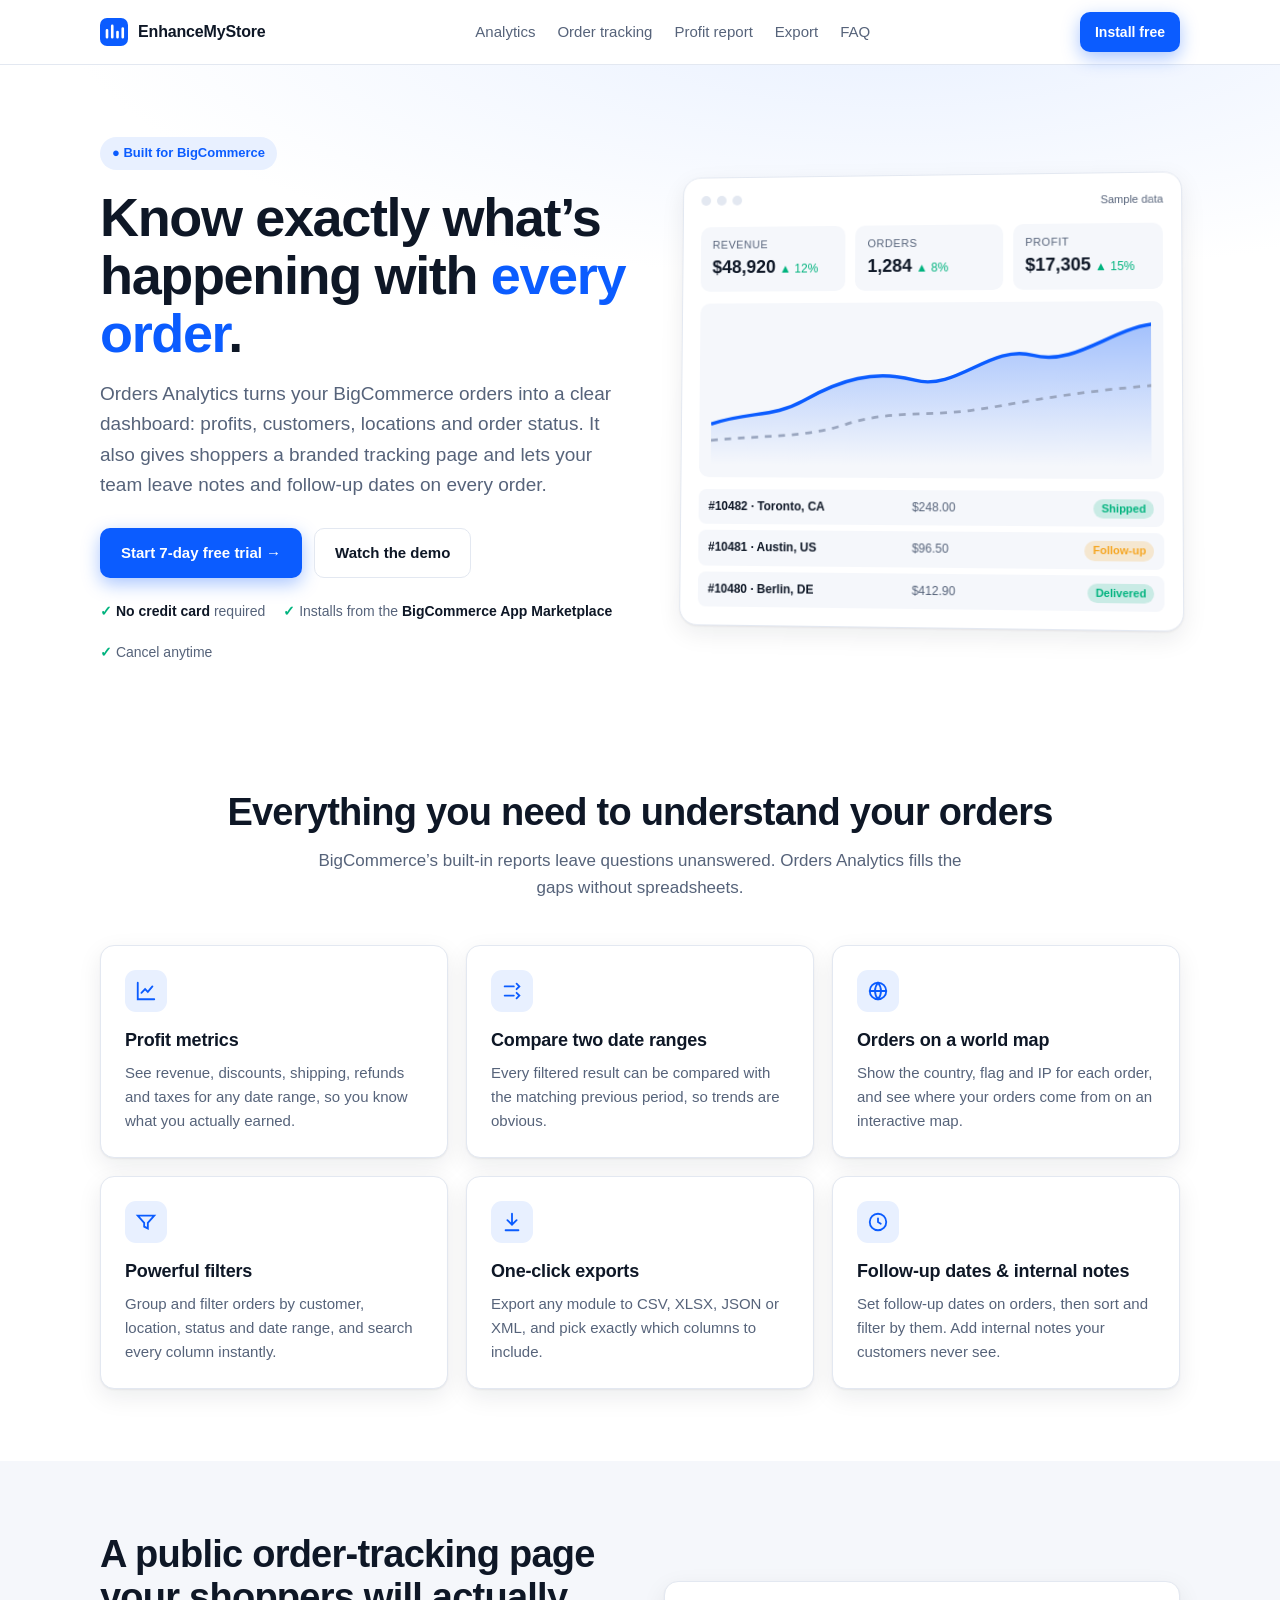
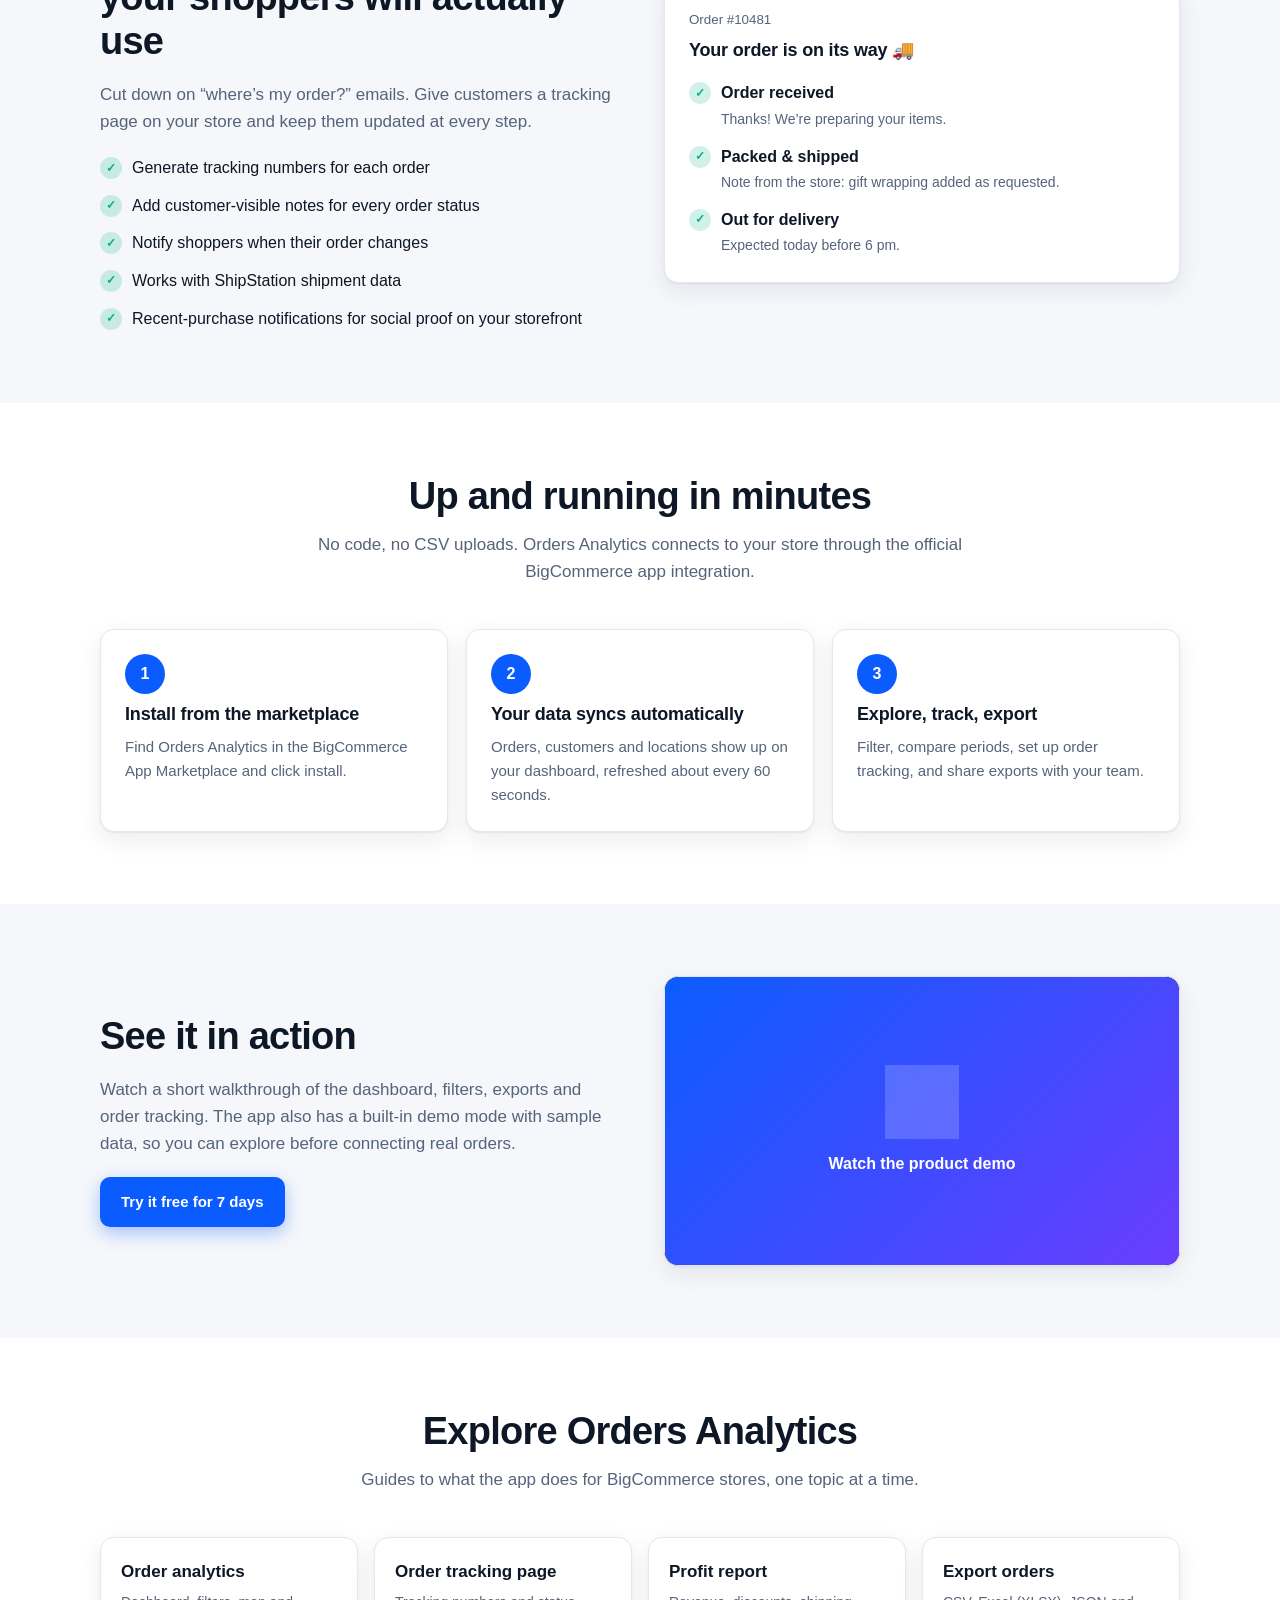
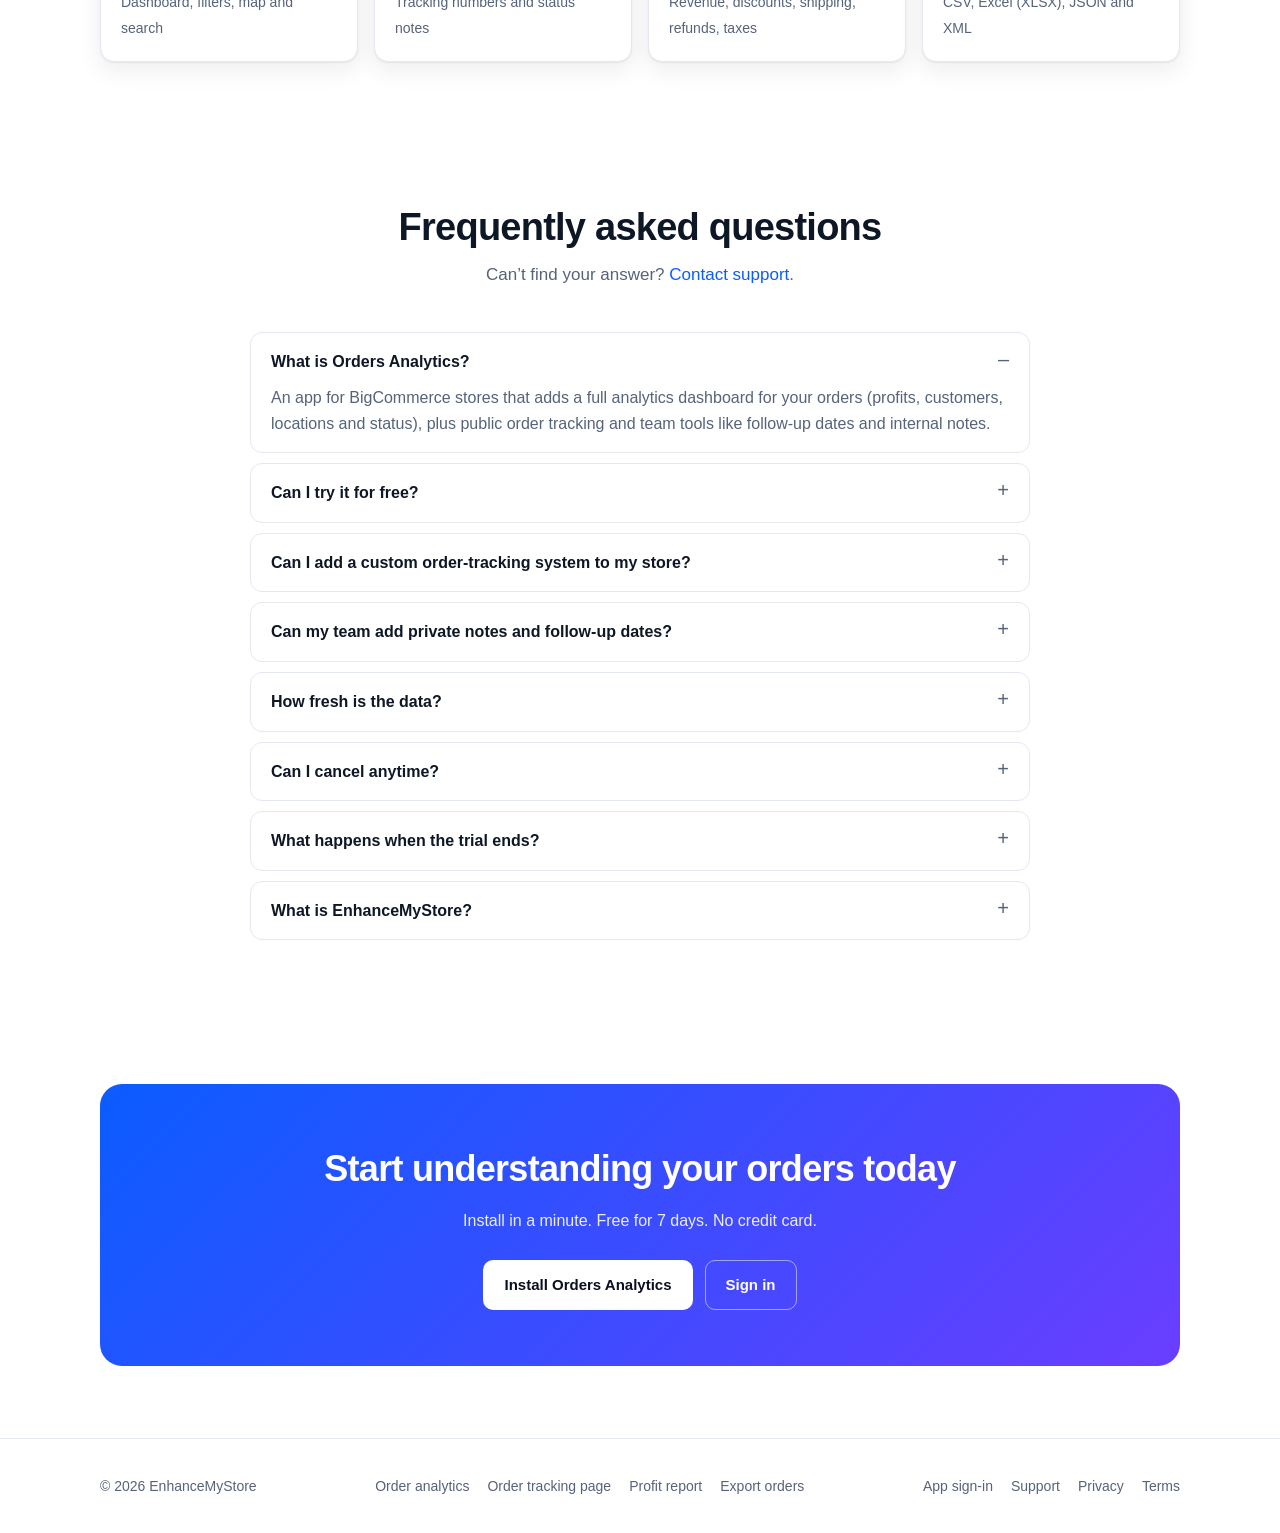
<file: index.html>
<!doctype html>
<html lang="en">
<head>
<meta charset="utf-8">
<meta name="viewport" content="width=device-width, initial-scale=1">
<title>Orders Analytics for BigCommerce · EnhanceMyStore</title>
<meta name="description" content="Orders Analytics is a BigCommerce app for order analytics: profit reports, an order tracking page, filters, maps and one-click exports. 7-day free trial.">
<link rel="canonical" href="https://www.enhancemystore.com/">
<meta name="theme-color" content="#0b5cff">
<meta property="og:type" content="website">
<meta property="og:url" content="https://www.enhancemystore.com/">
<meta property="og:title" content="Orders Analytics for BigCommerce">
<meta property="og:description" content="Understand every order: profits, customers, locations and order tracking in one dashboard. Start a 7-day free trial.">
<meta property="og:image" content="https://www.enhancemystore.com/og.png">
<meta property="og:image:width" content="1200">
<meta property="og:image:height" content="630">
<meta property="og:image:alt" content="Orders Analytics for BigCommerce: profits, customers, locations and order tracking in one dashboard">
<meta property="og:site_name" content="EnhanceMyStore">
<meta name="twitter:card" content="summary_large_image">
<meta name="twitter:image" content="https://www.enhancemystore.com/og.png">
<link rel="icon" href="/favicon.svg" type="image/svg+xml">
<meta name="robots" content="index,follow,max-image-preview:large">
<script type="application/ld+json">
{
 "@context": "https://schema.org",
 "@graph": [
  {
   "@type": "Organization",
   "@id": "https://www.enhancemystore.com/#org",
   "name": "EnhanceMyStore",
   "url": "https://www.enhancemystore.com/",
   "logo": "https://www.enhancemystore.com/favicon.svg"
  },
  {
   "@type": "WebSite",
   "@id": "https://www.enhancemystore.com/#website",
   "url": "https://www.enhancemystore.com/",
   "name": "EnhanceMyStore",
   "publisher": {
    "@id": "https://www.enhancemystore.com/#org"
   }
  },
  {
   "@type": "SoftwareApplication",
   "name": "Orders Analytics",
   "applicationCategory": "BusinessApplication",
   "operatingSystem": "Web (BigCommerce app)",
   "url": "https://www.enhancemystore.com/",
   "installUrl": "https://www.bigcommerce.com/apps/orders-analytics/",
   "image": "https://www.enhancemystore.com/og.png",
   "publisher": {
    "@id": "https://www.enhancemystore.com/#org"
   },
   "offers": {
    "@type": "Offer",
    "description": "7-day free trial, no credit card required"
   },
   "featureList": [
    "Profit metrics: revenue, discounts, shipping, refunds, taxes",
    "Two date range comparison",
    "Orders on a world map with country, flag and IP",
    "Filter by customer, location, status and date",
    "Export to CSV, XLSX, JSON, XML",
    "Order follow-up dates and internal notes",
    "Public order tracking page with tracking numbers and status notes",
    "ShipStation integration",
    "Recent purchase notifications"
   ]
  },
  {
   "@type": "FAQPage",
   "mainEntity": [
    {
     "@type": "Question",
     "name": "What is Orders Analytics?",
     "acceptedAnswer": {
      "@type": "Answer",
      "text": "An app for BigCommerce stores that adds a full analytics dashboard for your orders (profits, customers, locations and status), plus public order tracking and team tools like follow-up dates and internal notes."
     }
    },
    {
     "@type": "Question",
     "name": "Can I try it for free?",
     "acceptedAnswer": {
      "@type": "Answer",
      "text": "Yes. Every install starts with a 7-day free trial, and no credit card is required."
     }
    },
    {
     "@type": "Question",
     "name": "Can I add a custom order-tracking system to my store?",
     "acceptedAnswer": {
      "@type": "Answer",
      "text": "Yes. You get a public tracking page, tracking numbers for each order, and customer-visible notes for every order status."
     }
    },
    {
     "@type": "Question",
     "name": "Can my team add private notes and follow-up dates?",
     "acceptedAnswer": {
      "@type": "Answer",
      "text": "Yes. Internal notes are never shown to customers, and you can sort and filter orders by follow-up date."
     }
    },
    {
     "@type": "Question",
     "name": "How fresh is the data?",
     "acceptedAnswer": {
      "@type": "Answer",
      "text": "New orders appear within about 60 seconds."
     }
    },
    {
     "@type": "Question",
     "name": "Can I cancel anytime?",
     "acceptedAnswer": {
      "@type": "Answer",
      "text": "Yes, from the account page. You keep your plan’s benefits until the end of the paid period."
     }
    },
    {
     "@type": "Question",
     "name": "What happens when the trial ends?",
     "acceptedAnswer": {
      "@type": "Answer",
      "text": "Choose a plan to keep using the dashboard. Without a plan, most features stop and storefront widgets show a small “powered by” link."
     }
    },
    {
     "@type": "Question",
     "name": "What is EnhanceMyStore?",
     "acceptedAnswer": {
      "@type": "Answer",
      "text": "EnhanceMyStore builds software for online stores. Orders Analytics is our analytics and order-tracking app for BigCommerce."
     }
    }
   ]
  }
 ]
}
</script>
<link rel="stylesheet" href="/assets/site.css">
</head>
<body>

<header>
  <div class="wrap nav">
    <a class="logo" href="/" aria-label="EnhanceMyStore home">
      <svg viewBox="0 0 32 32" aria-hidden="true"><rect width="32" height="32" rx="8" fill="#0b5cff"/><path d="M8 22V14M14 22V9M20 22v-6M26 22V12" stroke="#fff" stroke-width="3" stroke-linecap="round"/></svg>
      EnhanceMyStore
    </a>
    <nav aria-label="Main">
      <a href="/bigcommerce-order-analytics/">Analytics</a>
      <a href="/bigcommerce-order-tracking/">Order tracking</a>
      <a href="/bigcommerce-profit-report/">Profit report</a>
      <a href="/export-bigcommerce-orders/">Export</a>
      <a href="/#faq">FAQ</a>
    </nav>
    <a class="btn btn-primary btn-sm" href="https://www.bigcommerce.com/apps/orders-analytics/" rel="noopener">Install free</a>
  </div>
</header>

<main>
  <section class="hero">
    <div class="wrap hero-grid">
      <div>
        <span class="eyebrow">● Built for BigCommerce</span>
        <h1>Know exactly what’s happening with <span>every order</span>.</h1>
        <p class="lead">Orders Analytics turns your BigCommerce orders into a clear dashboard: profits, customers, locations and order status. It also gives shoppers a branded tracking page and lets your team leave notes and follow-up dates on every order.</p>
        <div class="cta">
          <a class="btn btn-primary" href="https://www.bigcommerce.com/apps/orders-analytics/" rel="noopener">Start 7-day free trial →</a>
          <a class="btn btn-ghost" href="#demo">Watch the demo</a>
        </div>
        <div class="trust">
          <span><span class="check">✓</span> <b>No credit card</b> required</span>
          <span><span class="check">✓</span> Installs from the <b>BigCommerce App Marketplace</b></span>
          <span><span class="check">✓</span> Cancel anytime</span>
        </div>
      </div>

      <div class="mock" role="img" aria-label="Illustration of the Orders Analytics dashboard">
        <div class="mock-top"><i></i><i></i><i></i><small style="margin-left:auto;color:var(--muted);font-size:11px">Sample data</small></div>
        <div class="kpis">
          <div class="kpi"><small>Revenue</small><strong>$48,920</strong><em>▲ 12%</em></div>
          <div class="kpi"><small>Orders</small><strong>1,284</strong><em>▲ 8%</em></div>
          <div class="kpi"><small>Profit</small><strong>$17,305</strong><em>▲ 15%</em></div>
        </div>
        <div class="chart">
          <svg viewBox="0 0 320 110" aria-hidden="true">
            <defs><linearGradient id="g" x1="0" x2="0" y1="0" y2="1"><stop offset="0" stop-color="#0b5cff" stop-opacity=".35"/><stop offset="1" stop-color="#0b5cff" stop-opacity="0"/></linearGradient></defs>
            <path d="M0 80 C30 70 45 76 70 62 S120 40 150 48 205 22 235 30 290 12 320 8 V110 H0Z" fill="url(#g)"/>
            <path d="M0 80 C30 70 45 76 70 62 S120 40 150 48 205 22 235 30 290 12 320 8" fill="none" stroke="#0b5cff" stroke-width="2.5"/>
            <path d="M0 92 C40 88 70 90 100 80 S160 74 190 70 250 58 320 52" fill="none" stroke="#9aa6bf" stroke-width="2" stroke-dasharray="5 5"/>
          </svg>
        </div>
        <div class="rows">
          <div class="row"><b>#10482 · Toronto, CA</b><span>$248.00</span><span class="tag ok">Shipped</span></div>
          <div class="row"><b>#10481 · Austin, US</b><span>$96.50</span><span class="tag wait">Follow-up</span></div>
          <div class="row"><b>#10480 · Berlin, DE</b><span>$412.90</span><span class="tag ok">Delivered</span></div>
        </div>
      </div>
    </div>
  </section>

  <section id="features">
    <div class="wrap">
      <h2 class="h2">Everything you need to understand your orders</h2>
      <p class="sub">BigCommerce’s built-in reports leave questions unanswered. Orders Analytics fills the gaps without spreadsheets.</p>
      <div class="grid">
        <div class="card">
          <div class="ico"><svg viewBox="0 0 24 24" fill="none" stroke="currentColor" stroke-width="2" stroke-linecap="round"><path d="M3 3v18h18"/><path d="M7 14l4-4 3 3 5-6"/></svg></div>
          <h3>Profit metrics</h3>
          <p>See revenue, discounts, shipping, refunds and taxes for any date range, so you know what you actually earned.</p>
        </div>
        <div class="card">
          <div class="ico"><svg viewBox="0 0 24 24" fill="none" stroke="currentColor" stroke-width="2" stroke-linecap="round"><path d="M4 7h10M4 17h10"/><path d="M17 4l3 3-3 3M17 14l3 3-3 3"/></svg></div>
          <h3>Compare two date ranges</h3>
          <p>Every filtered result can be compared with the matching previous period, so trends are obvious.</p>
        </div>
        <div class="card">
          <div class="ico"><svg viewBox="0 0 24 24" fill="none" stroke="currentColor" stroke-width="2" stroke-linecap="round"><circle cx="12" cy="12" r="9"/><path d="M3 12h18M12 3a14 14 0 0 1 0 18M12 3a14 14 0 0 0 0 18"/></svg></div>
          <h3>Orders on a world map</h3>
          <p>Show the country, flag and IP for each order, and see where your orders come from on an interactive map.</p>
        </div>
        <div class="card">
          <div class="ico"><svg viewBox="0 0 24 24" fill="none" stroke="currentColor" stroke-width="2" stroke-linecap="round"><path d="M3 5h18l-7 8v6l-4-2v-4z"/></svg></div>
          <h3>Powerful filters</h3>
          <p>Group and filter orders by customer, location, status and date range, and search every column instantly.</p>
        </div>
        <div class="card">
          <div class="ico"><svg viewBox="0 0 24 24" fill="none" stroke="currentColor" stroke-width="2" stroke-linecap="round"><path d="M12 3v12M7 10l5 5 5-5"/><path d="M5 21h14"/></svg></div>
          <h3>One-click exports</h3>
          <p>Export any module to CSV, XLSX, JSON or XML, and pick exactly which columns to include.</p>
        </div>
        <div class="card">
          <div class="ico"><svg viewBox="0 0 24 24" fill="none" stroke="currentColor" stroke-width="2" stroke-linecap="round"><path d="M12 8v4l3 2"/><circle cx="12" cy="12" r="9"/></svg></div>
          <h3>Follow-up dates &amp; internal notes</h3>
          <p>Set follow-up dates on orders, then sort and filter by them. Add internal notes your customers never see.</p>
        </div>
      </div>
    </div>
  </section>

  <section id="tracking" class="soft">
    <div class="wrap split">
      <div>
        <h2 class="h2" style="text-align:left">A public order-tracking page your shoppers will actually use</h2>
        <p style="color:var(--muted);font-size:17px">Cut down on “where’s my order?” emails. Give customers a tracking page on your store and keep them updated at every step.</p>
        <ul class="list">
          <li>Generate tracking numbers for each order</li>
          <li>Add customer-visible notes for every order status</li>
          <li>Notify shoppers when their order changes</li>
          <li>Works with ShipStation shipment data</li>
          <li>Recent-purchase notifications for social proof on your storefront</li>
        </ul>
      </div>
      <div class="card" aria-label="Example tracking page">
        <small style="color:var(--muted)">Order #10481</small>
        <h3 style="margin:4px 0 16px">Your order is on its way 🚚</h3>
        <ul class="list" style="margin:0">
          <li><div><b>Order received</b><br><span style="color:var(--muted);font-size:14px">Thanks! We’re preparing your items.</span></div></li>
          <li><div><b>Packed &amp; shipped</b><br><span style="color:var(--muted);font-size:14px">Note from the store: gift wrapping added as requested.</span></div></li>
          <li><div><b>Out for delivery</b><br><span style="color:var(--muted);font-size:14px">Expected today before 6 pm.</span></div></li>
        </ul>
      </div>
    </div>
  </section>

  <section id="how">
    <div class="wrap">
      <h2 class="h2">Up and running in minutes</h2>
      <p class="sub">No code, no CSV uploads. Orders Analytics connects to your store through the official BigCommerce app integration.</p>
      <div class="steps">
        <div class="card step"><h3>Install from the marketplace</h3><p>Find Orders Analytics in the BigCommerce App Marketplace and click install.</p></div>
        <div class="card step"><h3>Your data syncs automatically</h3><p>Orders, customers and locations show up on your dashboard, refreshed about every 60 seconds.</p></div>
        <div class="card step"><h3>Explore, track, export</h3><p>Filter, compare periods, set up order tracking, and share exports with your team.</p></div>
      </div>
    </div>
  </section>

  <section id="demo" class="soft">
    <div class="wrap split">
      <div>
        <h2 class="h2" style="text-align:left">See it in action</h2>
        <p style="color:var(--muted);font-size:17px">Watch a short walkthrough of the dashboard, filters, exports and order tracking. The app also has a built-in demo mode with sample data, so you can explore before connecting real orders.</p>
        <div class="cta" style="margin-top:20px">
          <a class="btn btn-primary" href="https://www.bigcommerce.com/apps/orders-analytics/" rel="noopener">Try it free for 7 days</a>
        </div>
      </div>
      <div class="video">
        <a href="https://youtu.be/Df5bW0hY-HM" rel="noopener" aria-label="Watch the Orders Analytics demo video on YouTube">
          <div style="text-align:center">
            <div class="play"><svg viewBox="0 0 24 24" fill="currentColor"><path d="M8 5v14l11-7z"/></svg></div>
            Watch the product demo
          </div>
        </a>
      </div>
    </div>
  </section>

  <section id="explore">
    <div class="wrap">
      <h2 class="h2">Explore Orders Analytics</h2>
      <p class="sub">Guides to what the app does for BigCommerce stores, one topic at a time.</p>
      <div class="topics"><a href="/bigcommerce-order-analytics/"><strong>Order analytics</strong><span>Dashboard, filters, map and search</span></a><a href="/bigcommerce-order-tracking/"><strong>Order tracking page</strong><span>Tracking numbers and status notes</span></a><a href="/bigcommerce-profit-report/"><strong>Profit report</strong><span>Revenue, discounts, shipping, refunds, taxes</span></a><a href="/export-bigcommerce-orders/"><strong>Export orders</strong><span>CSV, Excel (XLSX), JSON and XML</span></a></div>
    </div>
  </section>

  <section id="faq">
    <div class="wrap">
      <h2 class="h2">Frequently asked questions</h2>
      <p class="sub">Can’t find your answer? <a href="https://orders-analytics.enhancemystore.com/support">Contact support</a>.</p>
      <div class="faq">
        <details open><summary>What is Orders Analytics?</summary><p>An app for BigCommerce stores that adds a full analytics dashboard for your orders (profits, customers, locations and status), plus public order tracking and team tools like follow-up dates and internal notes.</p></details>
        <details><summary>Can I try it for free?</summary><p>Yes. Every install starts with a 7-day free trial, and no credit card is required.</p></details>
        <details><summary>Can I add a custom order-tracking system to my store?</summary><p>Yes. You get a public tracking page, tracking numbers for each order, and customer-visible notes for every order status.</p></details>
        <details><summary>Can my team add private notes and follow-up dates?</summary><p>Yes. Internal notes are never shown to customers, and you can sort and filter orders by follow-up date.</p></details>
        <details><summary>How fresh is the data?</summary><p>New orders appear within about 60 seconds.</p></details>
        <details><summary>Can I cancel anytime?</summary><p>Yes, from the account page. You keep your plan’s benefits until the end of the paid period.</p></details>
        <details><summary>What happens when the trial ends?</summary><p>Choose a plan to keep using the dashboard. Without a plan, most features stop and storefront widgets show a small “powered by” link.</p></details>
        <details><summary>What is EnhanceMyStore?</summary><p>EnhanceMyStore builds software for online stores. Orders Analytics is our analytics and order-tracking app for BigCommerce.</p></details>
      </div>
    </div>
  </section>

  <section>
    <div class="wrap">
      <div class="final">
        <h2>Start understanding your orders today</h2>
        <p>Install in a minute. Free for 7 days. No credit card.</p>
        <div class="cta" style="justify-content:center">
          <a class="btn btn-primary" href="https://www.bigcommerce.com/apps/orders-analytics/" rel="noopener">Install Orders Analytics</a>
          <a class="btn btn-ghost" href="https://orders-analytics.enhancemystore.com/">Sign in</a>
        </div>
      </div>
    </div>
  </section>
</main>

<footer>
  <div class="wrap foot">
    <span>© <span id="y">2026</span> EnhanceMyStore</span>
    <nav aria-label="Product">
      <a href="/bigcommerce-order-analytics/">Order analytics</a><a href="/bigcommerce-order-tracking/">Order tracking page</a><a href="/bigcommerce-profit-report/">Profit report</a><a href="/export-bigcommerce-orders/">Export orders</a>
    </nav>
    <nav aria-label="Footer">
      <a href="https://orders-analytics.enhancemystore.com/">App sign-in</a>
      <a href="https://orders-analytics.enhancemystore.com/support">Support</a>
      <a href="https://orders-analytics.enhancemystore.com/privacy">Privacy</a>
      <a href="https://orders-analytics.enhancemystore.com/terms">Terms</a>
    </nav>
  </div>
</footer>
<script>document.getElementById('y').textContent=new Date().getFullYear()</script>
</body>
</html>
</file>
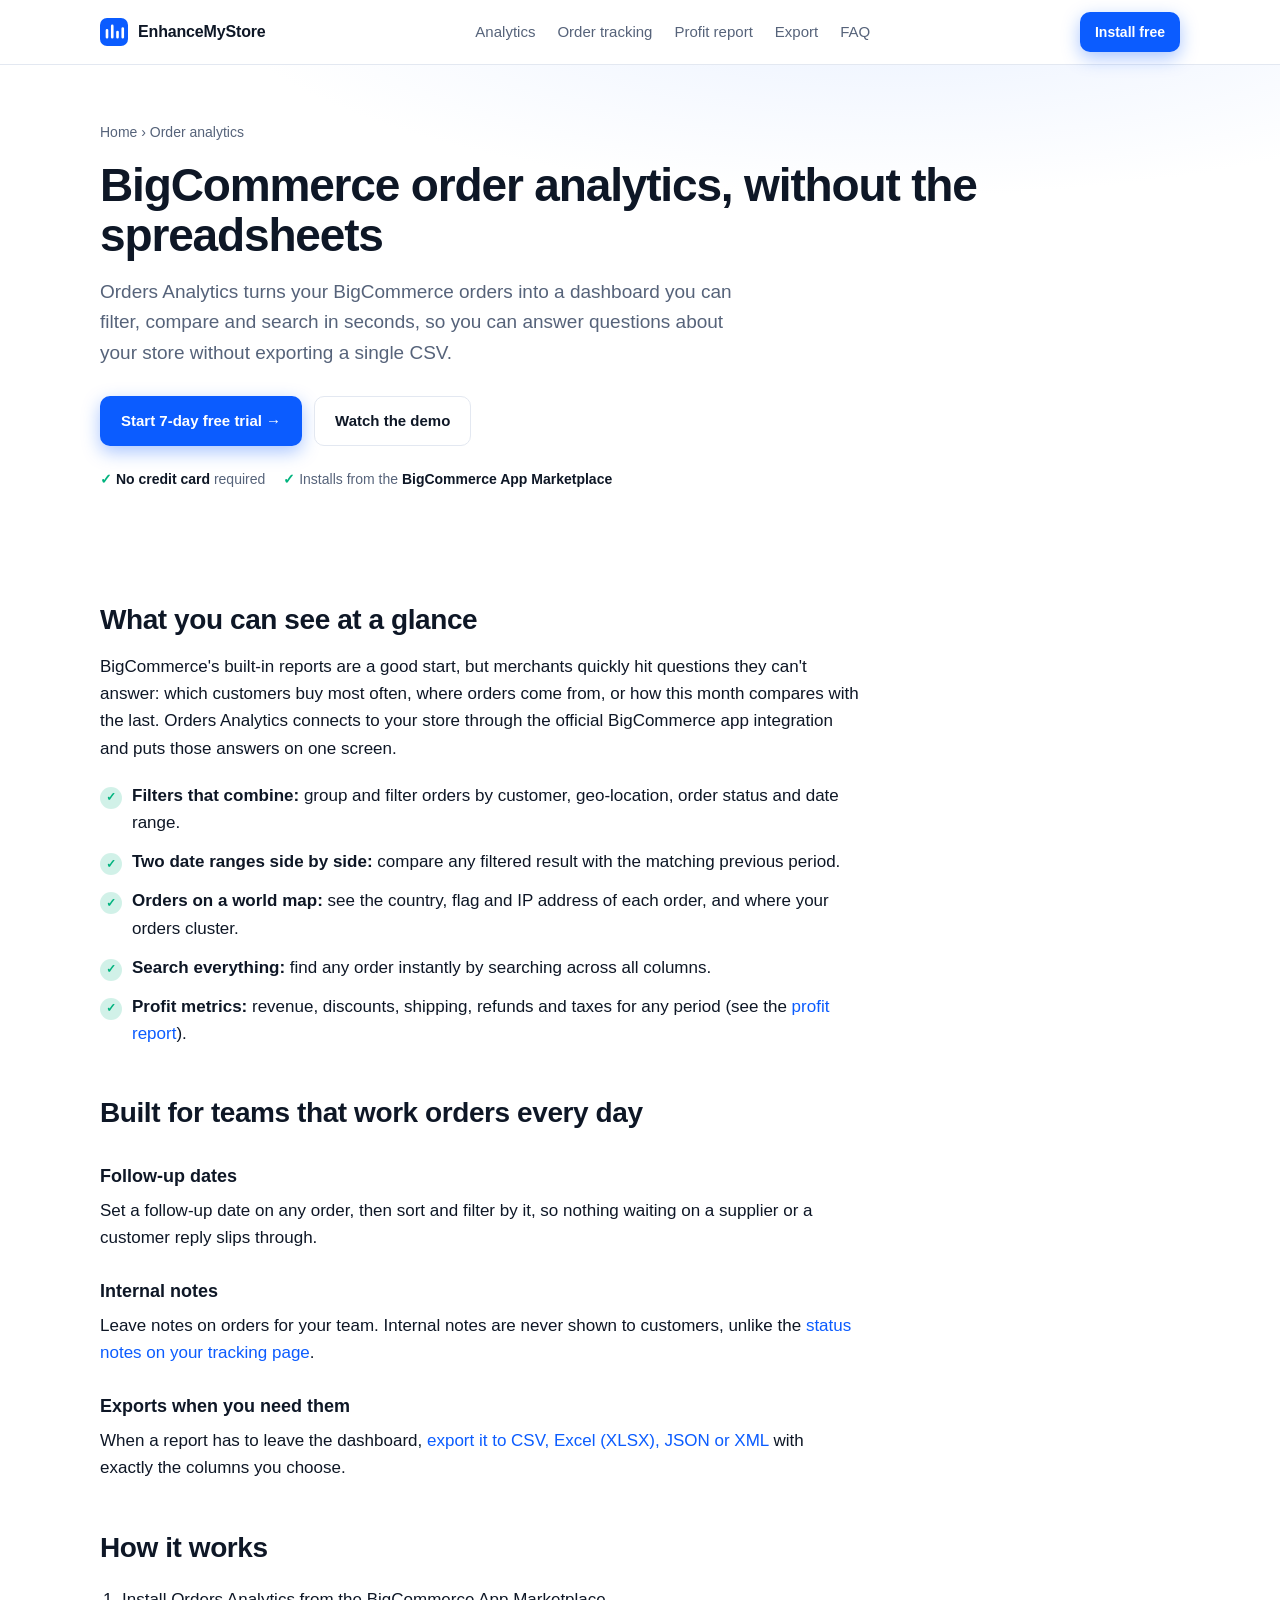
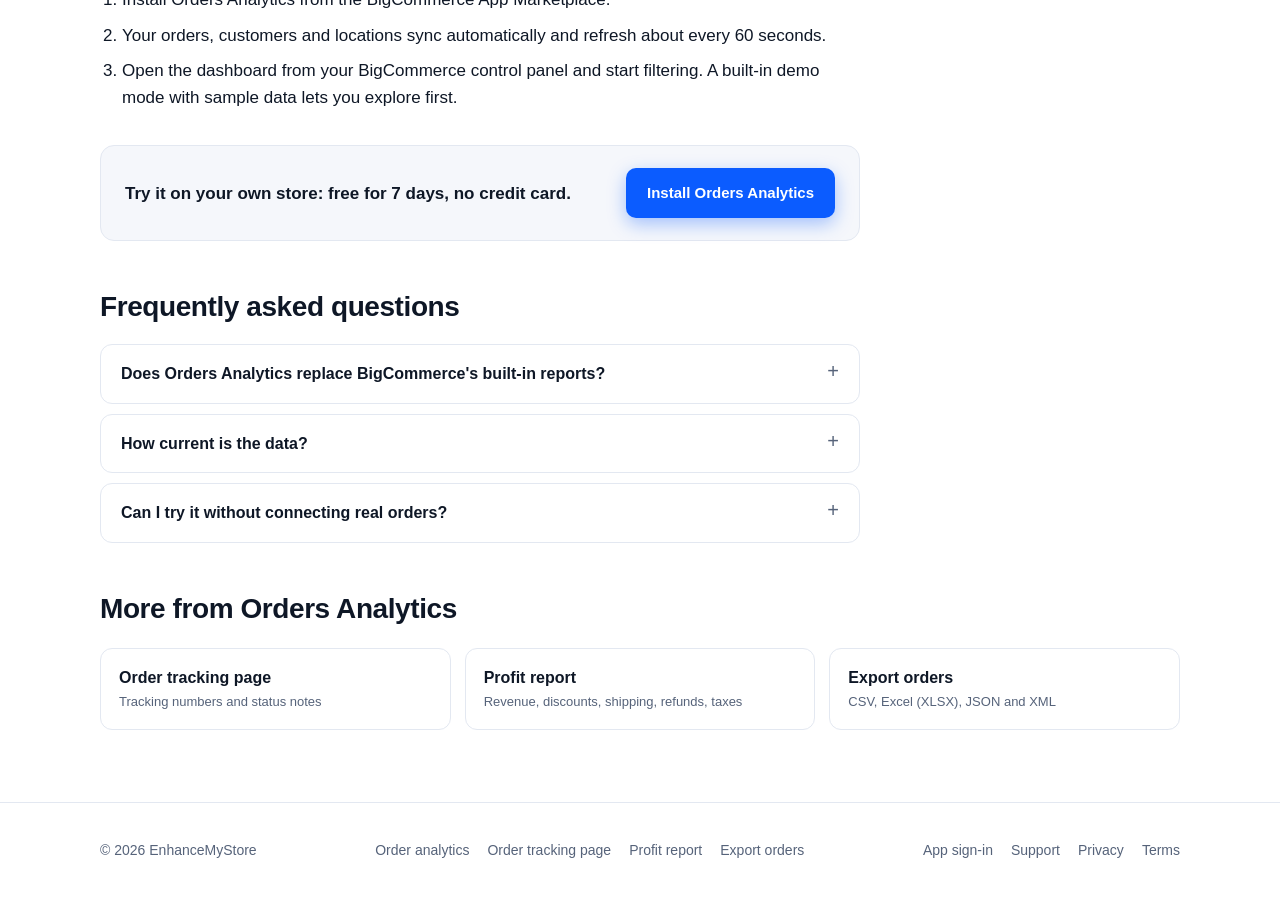
<file: bigcommerce-order-analytics/index.html>
<!doctype html>
<html lang="en">
<head>
<meta charset="utf-8">
<meta name="viewport" content="width=device-width, initial-scale=1">
<title>BigCommerce Order Analytics Dashboard | Orders Analytics</title>
<meta name="description" content="Analyze BigCommerce orders fast: filter by customer, location, status and date, compare periods, map orders by country and search every column.">
<link rel="canonical" href="https://www.enhancemystore.com/bigcommerce-order-analytics/">
<meta name="robots" content="index,follow,max-image-preview:large">
<meta name="theme-color" content="#0b5cff">
<meta property="og:type" content="article">
<meta property="og:site_name" content="EnhanceMyStore">
<meta property="og:url" content="https://www.enhancemystore.com/bigcommerce-order-analytics/">
<meta property="og:title" content="BigCommerce Order Analytics Dashboard | Orders Analytics">
<meta property="og:description" content="Analyze BigCommerce orders fast: filter by customer, location, status and date, compare periods, map orders by country and search every column.">
<meta property="og:image" content="https://www.enhancemystore.com/og.png">
<meta property="og:image:width" content="1200">
<meta property="og:image:height" content="630">
<meta name="twitter:card" content="summary_large_image">
<meta name="twitter:image" content="https://www.enhancemystore.com/og.png">
<link rel="icon" href="/favicon.svg" type="image/svg+xml">
<link rel="stylesheet" href="/assets/site.css">
<script type="application/ld+json">
{
 "@context": "https://schema.org",
 "@graph": [
  {
   "@type": "BreadcrumbList",
   "itemListElement": [
    {
     "@type": "ListItem",
     "position": 1,
     "name": "Home",
     "item": "https://www.enhancemystore.com/"
    },
    {
     "@type": "ListItem",
     "position": 2,
     "name": "Order analytics",
     "item": "https://www.enhancemystore.com/bigcommerce-order-analytics/"
    }
   ]
  },
  {
   "@type": "WebPage",
   "url": "https://www.enhancemystore.com/bigcommerce-order-analytics/",
   "name": "BigCommerce Order Analytics Dashboard | Orders Analytics",
   "description": "Analyze BigCommerce orders fast: filter by customer, location, status and date, compare periods, map orders by country and search every column.",
   "isPartOf": {
    "@id": "https://www.enhancemystore.com/#website"
   },
   "about": {
    "@type": "SoftwareApplication",
    "name": "Orders Analytics",
    "applicationCategory": "BusinessApplication",
    "operatingSystem": "Web (BigCommerce app)",
    "installUrl": "https://www.bigcommerce.com/apps/orders-analytics/",
    "offers": {
     "@type": "Offer",
     "description": "7-day free trial, no credit card required"
    }
   }
  },
  {
   "@type": "FAQPage",
   "mainEntity": [
    {
     "@type": "Question",
     "name": "Does Orders Analytics replace BigCommerce's built-in reports?",
     "acceptedAnswer": {
      "@type": "Answer",
      "text": "No. It adds what the built-in reports don't cover well: combinable filters, period comparison, an orders map, full-text search across columns, follow-up dates and internal notes."
     }
    },
    {
     "@type": "Question",
     "name": "How current is the data?",
     "acceptedAnswer": {
      "@type": "Answer",
      "text": "New orders appear within about 60 seconds."
     }
    },
    {
     "@type": "Question",
     "name": "Can I try it without connecting real orders?",
     "acceptedAnswer": {
      "@type": "Answer",
      "text": "Yes. The app has a demo mode with sample data, and every install starts with a 7-day free trial with no credit card required."
     }
    }
   ]
  }
 ]
}
</script>
</head>
<body>

<header>
  <div class="wrap nav">
    <a class="logo" href="/" aria-label="EnhanceMyStore home">
      <svg viewBox="0 0 32 32" aria-hidden="true"><rect width="32" height="32" rx="8" fill="#0b5cff"/><path d="M8 22V14M14 22V9M20 22v-6M26 22V12" stroke="#fff" stroke-width="3" stroke-linecap="round"/></svg>
      EnhanceMyStore
    </a>
    <nav aria-label="Main">
      <a href="/bigcommerce-order-analytics/">Analytics</a>
      <a href="/bigcommerce-order-tracking/">Order tracking</a>
      <a href="/bigcommerce-profit-report/">Profit report</a>
      <a href="/export-bigcommerce-orders/">Export</a>
      <a href="/#faq">FAQ</a>
    </nav>
    <a class="btn btn-primary btn-sm" href="https://www.bigcommerce.com/apps/orders-analytics/" rel="noopener">Install free</a>
  </div>
</header>

<main>
  <section class="page-hero">
    <div class="wrap">
      <p class="crumbs"><a href="/">Home</a> › Order analytics</p>
      <h1>BigCommerce order analytics, without the spreadsheets</h1>
      <p class="lead">Orders Analytics turns your BigCommerce orders into a dashboard you can filter, compare and search in seconds, so you can answer questions about your store without exporting a single CSV.</p>
      <div class="cta">
        <a class="btn btn-primary" href="https://www.bigcommerce.com/apps/orders-analytics/" rel="noopener">Start 7-day free trial →</a>
        <a class="btn btn-ghost" href="https://youtu.be/Df5bW0hY-HM" rel="noopener">Watch the demo</a>
      </div>
      <div class="trust">
        <span><span class="check">✓</span> <b>No credit card</b> required</span>
        <span><span class="check">✓</span> Installs from the <b>BigCommerce App Marketplace</b></span>
      </div>
    </div>
  </section>

  <section style="padding-top:24px">
    <div class="wrap article">

      <h2>What you can see at a glance</h2>
      <p>BigCommerce's built-in reports are a good start, but merchants quickly hit questions they can't answer: which
      customers buy most often, where orders come from, or how this month compares with the last. Orders Analytics
      connects to your store through the official BigCommerce app integration and puts those answers on one screen.</p>
      <ul class="list">
        <li><b>Filters that combine:</b> group and filter orders by customer, geo-location, order status and date range.</li>
        <li><b>Two date ranges side by side:</b> compare any filtered result with the matching previous period.</li>
        <li><b>Orders on a world map:</b> see the country, flag and IP address of each order, and where your orders cluster.</li>
        <li><b>Search everything:</b> find any order instantly by searching across all columns.</li>
        <li><b>Profit metrics:</b> revenue, discounts, shipping, refunds and taxes for any period (see the <a href="/bigcommerce-profit-report/">profit report</a>).</li>
      </ul>

      <h2>Built for teams that work orders every day</h2>
      <h3>Follow-up dates</h3>
      <p>Set a follow-up date on any order, then sort and filter by it, so nothing waiting on a supplier or a customer
      reply slips through.</p>
      <h3>Internal notes</h3>
      <p>Leave notes on orders for your team. Internal notes are never shown to customers, unlike the
      <a href="/bigcommerce-order-tracking/">status notes on your tracking page</a>.</p>
      <h3>Exports when you need them</h3>
      <p>When a report has to leave the dashboard, <a href="/export-bigcommerce-orders/">export it to CSV, Excel (XLSX),
      JSON or XML</a> with exactly the columns you choose.</p>

      <h2>How it works</h2>
      <ol>
        <li>Install Orders Analytics from the BigCommerce App Marketplace.</li>
        <li>Your orders, customers and locations sync automatically and refresh about every 60 seconds.</li>
        <li>Open the dashboard from your BigCommerce control panel and start filtering. A built-in demo mode with sample data lets you explore first.</li>
      </ol>

      <div class="cta-inline">
        <p>Try it on your own store: free for 7 days, no credit card.</p>
        <a class="btn btn-primary" href="https://www.bigcommerce.com/apps/orders-analytics/" rel="noopener">Install Orders Analytics</a>
      </div>

      <h2>Frequently asked questions</h2>
      <div class="faq" style="margin:14px 0 0"><details><summary>Does Orders Analytics replace BigCommerce&#x27;s built-in reports?</summary><p>No. It adds what the built-in reports don&#x27;t cover well: combinable filters, period comparison, an orders map, full-text search across columns, follow-up dates and internal notes.</p></details><details><summary>How current is the data?</summary><p>New orders appear within about 60 seconds.</p></details><details><summary>Can I try it without connecting real orders?</summary><p>Yes. The app has a demo mode with sample data, and every install starts with a 7-day free trial with no credit card required.</p></details></div>

      <h2>More from Orders Analytics</h2>
      <div class="related"><a href="/bigcommerce-order-tracking/"><strong>Order tracking page</strong><small>Tracking numbers and status notes</small></a><a href="/bigcommerce-profit-report/"><strong>Profit report</strong><small>Revenue, discounts, shipping, refunds, taxes</small></a><a href="/export-bigcommerce-orders/"><strong>Export orders</strong><small>CSV, Excel (XLSX), JSON and XML</small></a></div>
    </div>
  </section>
</main>

<footer>
  <div class="wrap foot">
    <span>© <span id="y">2026</span> EnhanceMyStore</span>
    <nav aria-label="Product">
      <a href="/bigcommerce-order-analytics/">Order analytics</a><a href="/bigcommerce-order-tracking/">Order tracking page</a><a href="/bigcommerce-profit-report/">Profit report</a><a href="/export-bigcommerce-orders/">Export orders</a>
    </nav>
    <nav aria-label="Footer">
      <a href="https://orders-analytics.enhancemystore.com/">App sign-in</a>
      <a href="https://orders-analytics.enhancemystore.com/support">Support</a>
      <a href="https://orders-analytics.enhancemystore.com/privacy">Privacy</a>
      <a href="https://orders-analytics.enhancemystore.com/terms">Terms</a>
    </nav>
  </div>
</footer>
<script>document.getElementById('y').textContent=new Date().getFullYear()</script>
</body>
</html>
</file>
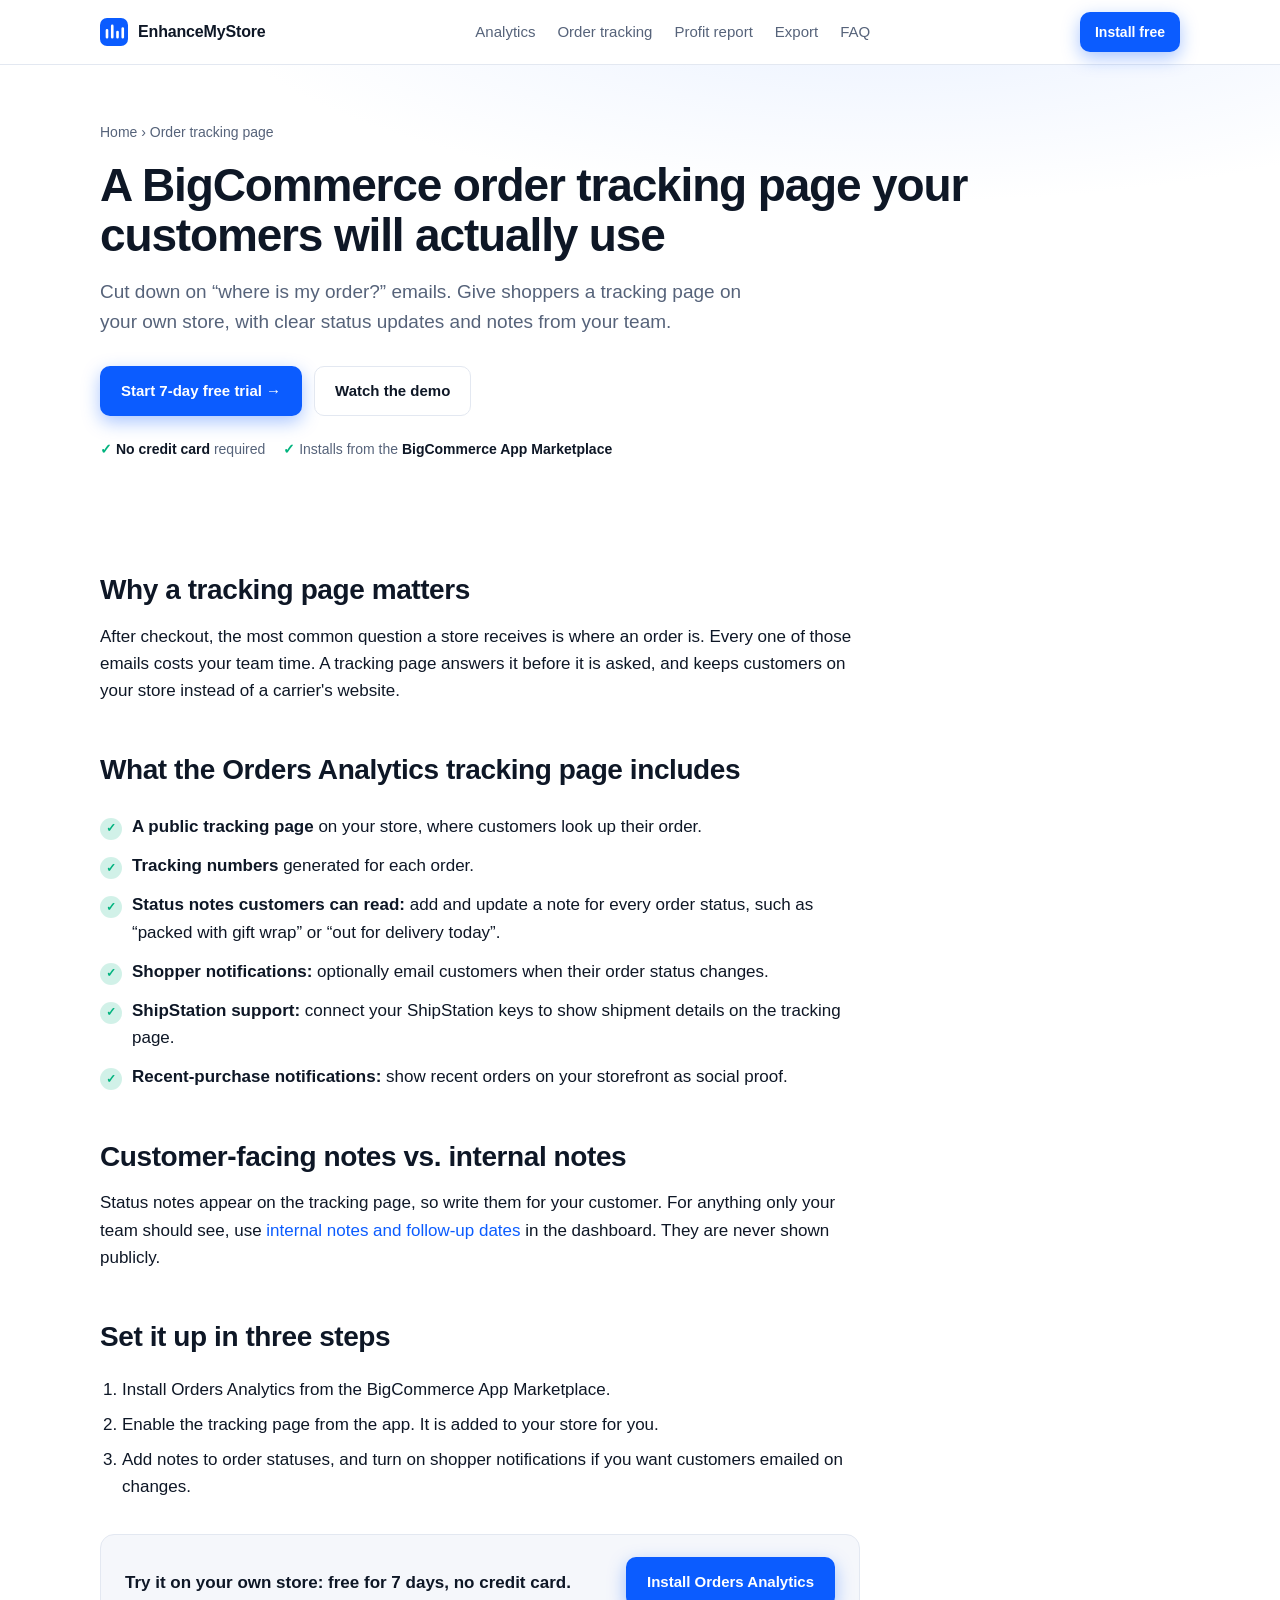
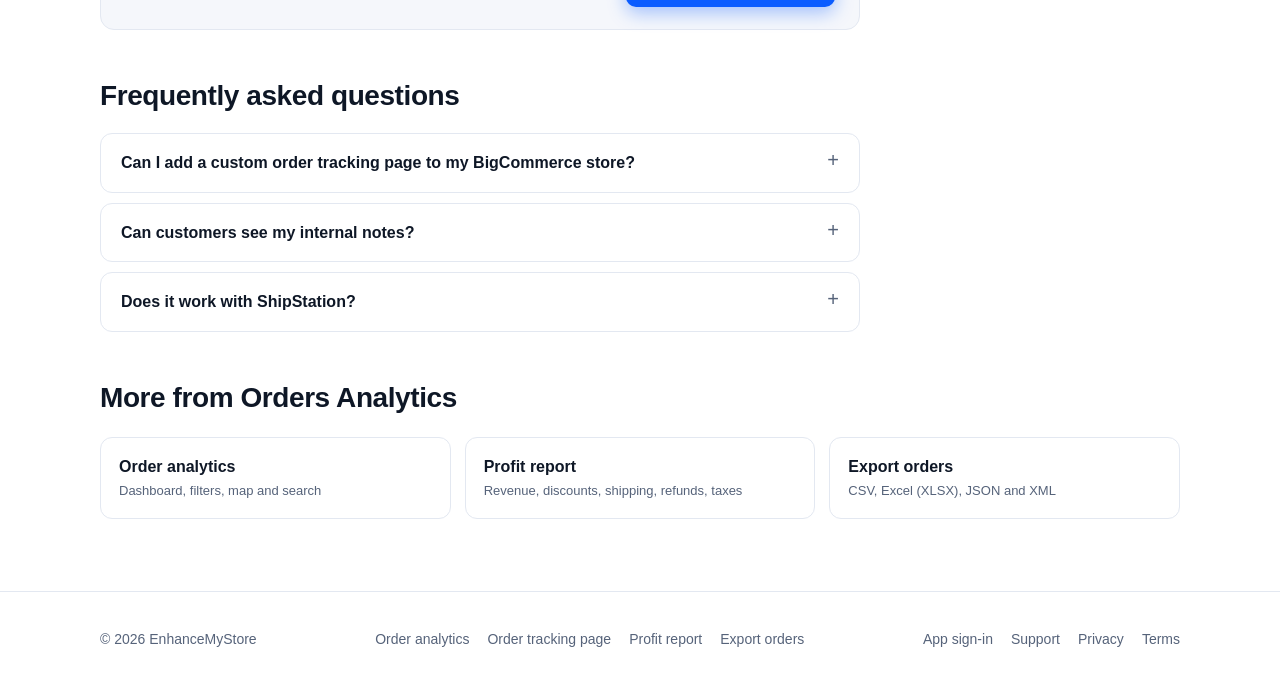
<file: bigcommerce-order-tracking/index.html>
<!doctype html>
<html lang="en">
<head>
<meta charset="utf-8">
<meta name="viewport" content="width=device-width, initial-scale=1">
<title>BigCommerce Order Tracking Page | Orders Analytics</title>
<meta name="description" content="Add a public order tracking page to your BigCommerce store, with tracking numbers, status notes, shopper emails and ShipStation support.">
<link rel="canonical" href="https://www.enhancemystore.com/bigcommerce-order-tracking/">
<meta name="robots" content="index,follow,max-image-preview:large">
<meta name="theme-color" content="#0b5cff">
<meta property="og:type" content="article">
<meta property="og:site_name" content="EnhanceMyStore">
<meta property="og:url" content="https://www.enhancemystore.com/bigcommerce-order-tracking/">
<meta property="og:title" content="BigCommerce Order Tracking Page | Orders Analytics">
<meta property="og:description" content="Add a public order tracking page to your BigCommerce store, with tracking numbers, status notes, shopper emails and ShipStation support.">
<meta property="og:image" content="https://www.enhancemystore.com/og.png">
<meta property="og:image:width" content="1200">
<meta property="og:image:height" content="630">
<meta name="twitter:card" content="summary_large_image">
<meta name="twitter:image" content="https://www.enhancemystore.com/og.png">
<link rel="icon" href="/favicon.svg" type="image/svg+xml">
<link rel="stylesheet" href="/assets/site.css">
<script type="application/ld+json">
{
 "@context": "https://schema.org",
 "@graph": [
  {
   "@type": "BreadcrumbList",
   "itemListElement": [
    {
     "@type": "ListItem",
     "position": 1,
     "name": "Home",
     "item": "https://www.enhancemystore.com/"
    },
    {
     "@type": "ListItem",
     "position": 2,
     "name": "Order tracking page",
     "item": "https://www.enhancemystore.com/bigcommerce-order-tracking/"
    }
   ]
  },
  {
   "@type": "WebPage",
   "url": "https://www.enhancemystore.com/bigcommerce-order-tracking/",
   "name": "BigCommerce Order Tracking Page | Orders Analytics",
   "description": "Add a public order tracking page to your BigCommerce store, with tracking numbers, status notes, shopper emails and ShipStation support.",
   "isPartOf": {
    "@id": "https://www.enhancemystore.com/#website"
   },
   "about": {
    "@type": "SoftwareApplication",
    "name": "Orders Analytics",
    "applicationCategory": "BusinessApplication",
    "operatingSystem": "Web (BigCommerce app)",
    "installUrl": "https://www.bigcommerce.com/apps/orders-analytics/",
    "offers": {
     "@type": "Offer",
     "description": "7-day free trial, no credit card required"
    }
   }
  },
  {
   "@type": "FAQPage",
   "mainEntity": [
    {
     "@type": "Question",
     "name": "Can I add a custom order tracking page to my BigCommerce store?",
     "acceptedAnswer": {
      "@type": "Answer",
      "text": "Yes. Orders Analytics adds a public tracking page to your store, generates tracking numbers for each order and lets you add customer-visible notes for every order status."
     }
    },
    {
     "@type": "Question",
     "name": "Can customers see my internal notes?",
     "acceptedAnswer": {
      "@type": "Answer",
      "text": "No. Only status notes are shown on the tracking page. Internal notes stay inside the dashboard."
     }
    },
    {
     "@type": "Question",
     "name": "Does it work with ShipStation?",
     "acceptedAnswer": {
      "@type": "Answer",
      "text": "Yes. Add your ShipStation API keys in the app settings to show ShipStation shipment information."
     }
    }
   ]
  }
 ]
}
</script>
</head>
<body>

<header>
  <div class="wrap nav">
    <a class="logo" href="/" aria-label="EnhanceMyStore home">
      <svg viewBox="0 0 32 32" aria-hidden="true"><rect width="32" height="32" rx="8" fill="#0b5cff"/><path d="M8 22V14M14 22V9M20 22v-6M26 22V12" stroke="#fff" stroke-width="3" stroke-linecap="round"/></svg>
      EnhanceMyStore
    </a>
    <nav aria-label="Main">
      <a href="/bigcommerce-order-analytics/">Analytics</a>
      <a href="/bigcommerce-order-tracking/">Order tracking</a>
      <a href="/bigcommerce-profit-report/">Profit report</a>
      <a href="/export-bigcommerce-orders/">Export</a>
      <a href="/#faq">FAQ</a>
    </nav>
    <a class="btn btn-primary btn-sm" href="https://www.bigcommerce.com/apps/orders-analytics/" rel="noopener">Install free</a>
  </div>
</header>

<main>
  <section class="page-hero">
    <div class="wrap">
      <p class="crumbs"><a href="/">Home</a> › Order tracking page</p>
      <h1>A BigCommerce order tracking page your customers will actually use</h1>
      <p class="lead">Cut down on “where is my order?” emails. Give shoppers a tracking page on your own store, with clear status updates and notes from your team.</p>
      <div class="cta">
        <a class="btn btn-primary" href="https://www.bigcommerce.com/apps/orders-analytics/" rel="noopener">Start 7-day free trial →</a>
        <a class="btn btn-ghost" href="https://youtu.be/Df5bW0hY-HM" rel="noopener">Watch the demo</a>
      </div>
      <div class="trust">
        <span><span class="check">✓</span> <b>No credit card</b> required</span>
        <span><span class="check">✓</span> Installs from the <b>BigCommerce App Marketplace</b></span>
      </div>
    </div>
  </section>

  <section style="padding-top:24px">
    <div class="wrap article">

      <h2>Why a tracking page matters</h2>
      <p>After checkout, the most common question a store receives is where an order is. Every one of those emails
      costs your team time. A tracking page answers it before it is asked, and keeps customers on your store instead
      of a carrier's website.</p>

      <h2>What the Orders Analytics tracking page includes</h2>
      <ul class="list">
        <li><b>A public tracking page</b> on your store, where customers look up their order.</li>
        <li><b>Tracking numbers</b> generated for each order.</li>
        <li><b>Status notes customers can read:</b> add and update a note for every order status, such as “packed with gift wrap” or “out for delivery today”.</li>
        <li><b>Shopper notifications:</b> optionally email customers when their order status changes.</li>
        <li><b>ShipStation support:</b> connect your ShipStation keys to show shipment details on the tracking page.</li>
        <li><b>Recent-purchase notifications:</b> show recent orders on your storefront as social proof.</li>
      </ul>

      <h2>Customer-facing notes vs. internal notes</h2>
      <p>Status notes appear on the tracking page, so write them for your customer. For anything only your team should
      see, use <a href="/bigcommerce-order-analytics/">internal notes and follow-up dates</a> in the dashboard. They are
      never shown publicly.</p>

      <h2>Set it up in three steps</h2>
      <ol>
        <li>Install Orders Analytics from the BigCommerce App Marketplace.</li>
        <li>Enable the tracking page from the app. It is added to your store for you.</li>
        <li>Add notes to order statuses, and turn on shopper notifications if you want customers emailed on changes.</li>
      </ol>

      <div class="cta-inline">
        <p>Try it on your own store: free for 7 days, no credit card.</p>
        <a class="btn btn-primary" href="https://www.bigcommerce.com/apps/orders-analytics/" rel="noopener">Install Orders Analytics</a>
      </div>

      <h2>Frequently asked questions</h2>
      <div class="faq" style="margin:14px 0 0"><details><summary>Can I add a custom order tracking page to my BigCommerce store?</summary><p>Yes. Orders Analytics adds a public tracking page to your store, generates tracking numbers for each order and lets you add customer-visible notes for every order status.</p></details><details><summary>Can customers see my internal notes?</summary><p>No. Only status notes are shown on the tracking page. Internal notes stay inside the dashboard.</p></details><details><summary>Does it work with ShipStation?</summary><p>Yes. Add your ShipStation API keys in the app settings to show ShipStation shipment information.</p></details></div>

      <h2>More from Orders Analytics</h2>
      <div class="related"><a href="/bigcommerce-order-analytics/"><strong>Order analytics</strong><small>Dashboard, filters, map and search</small></a><a href="/bigcommerce-profit-report/"><strong>Profit report</strong><small>Revenue, discounts, shipping, refunds, taxes</small></a><a href="/export-bigcommerce-orders/"><strong>Export orders</strong><small>CSV, Excel (XLSX), JSON and XML</small></a></div>
    </div>
  </section>
</main>

<footer>
  <div class="wrap foot">
    <span>© <span id="y">2026</span> EnhanceMyStore</span>
    <nav aria-label="Product">
      <a href="/bigcommerce-order-analytics/">Order analytics</a><a href="/bigcommerce-order-tracking/">Order tracking page</a><a href="/bigcommerce-profit-report/">Profit report</a><a href="/export-bigcommerce-orders/">Export orders</a>
    </nav>
    <nav aria-label="Footer">
      <a href="https://orders-analytics.enhancemystore.com/">App sign-in</a>
      <a href="https://orders-analytics.enhancemystore.com/support">Support</a>
      <a href="https://orders-analytics.enhancemystore.com/privacy">Privacy</a>
      <a href="https://orders-analytics.enhancemystore.com/terms">Terms</a>
    </nav>
  </div>
</footer>
<script>document.getElementById('y').textContent=new Date().getFullYear()</script>
</body>
</html>
</file>
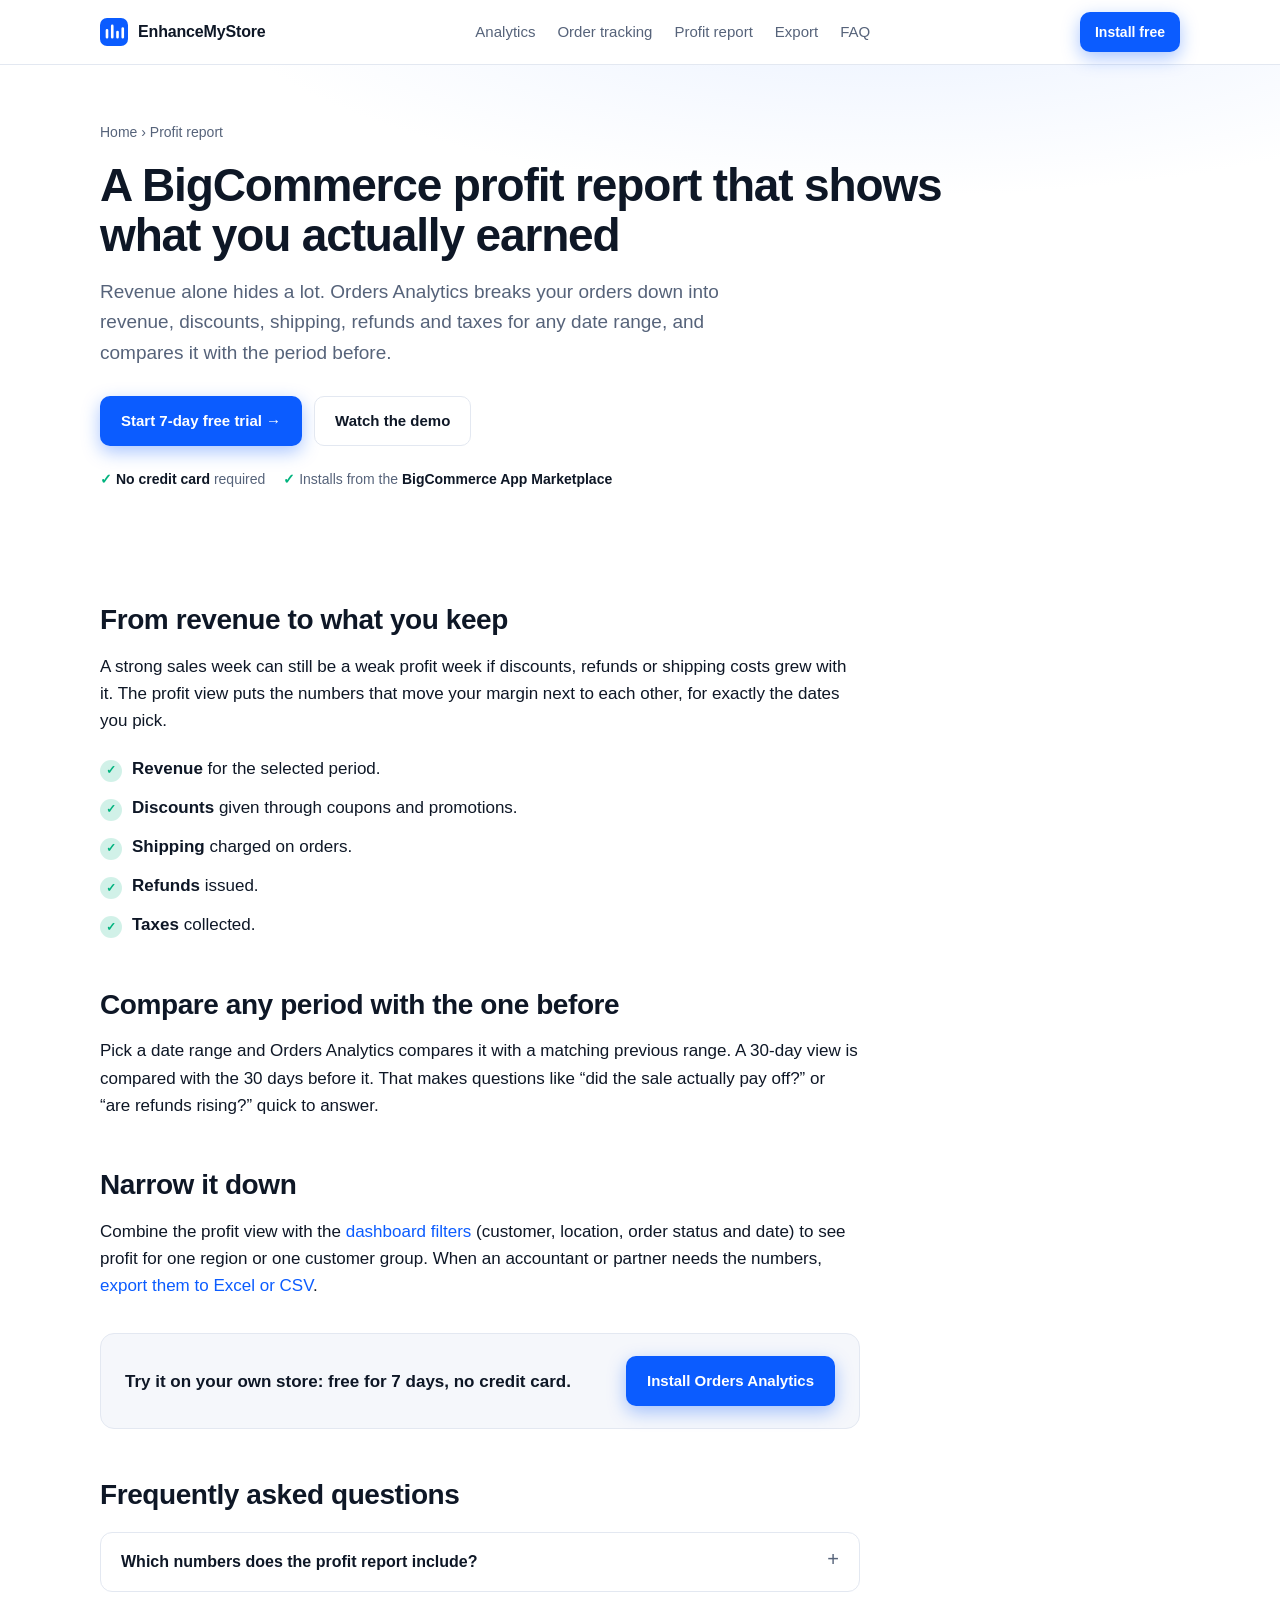
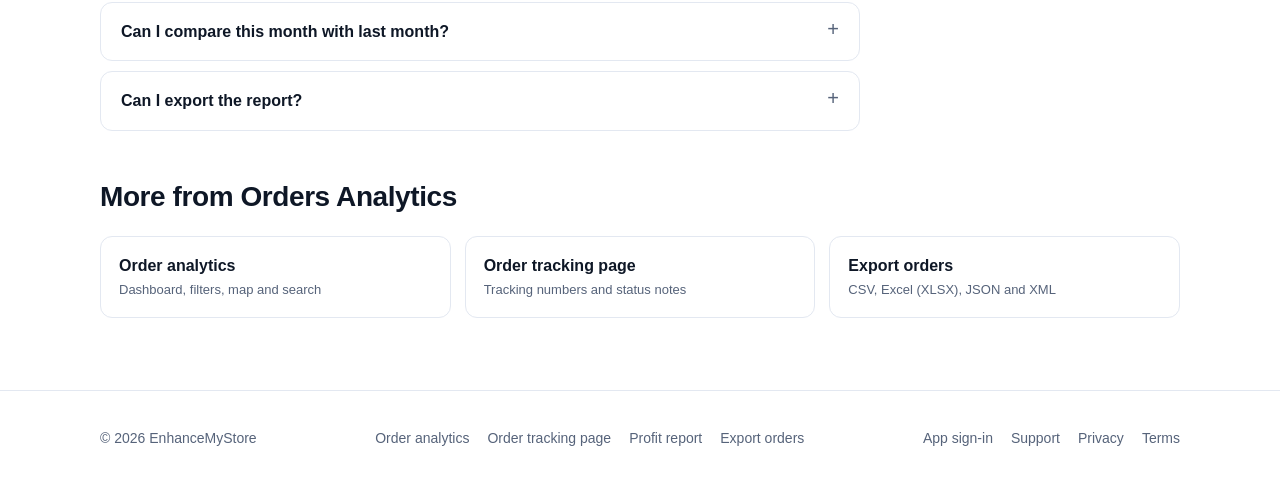
<file: bigcommerce-profit-report/index.html>
<!doctype html>
<html lang="en">
<head>
<meta charset="utf-8">
<meta name="viewport" content="width=device-width, initial-scale=1">
<title>BigCommerce Profit Report: Revenue, Discounts &amp; Refunds</title>
<meta name="description" content="See what your BigCommerce store actually earned: revenue, discounts, shipping, refunds and taxes for any date range, compared with the previous period.">
<link rel="canonical" href="https://www.enhancemystore.com/bigcommerce-profit-report/">
<meta name="robots" content="index,follow,max-image-preview:large">
<meta name="theme-color" content="#0b5cff">
<meta property="og:type" content="article">
<meta property="og:site_name" content="EnhanceMyStore">
<meta property="og:url" content="https://www.enhancemystore.com/bigcommerce-profit-report/">
<meta property="og:title" content="BigCommerce Profit Report: Revenue, Discounts &amp; Refunds">
<meta property="og:description" content="See what your BigCommerce store actually earned: revenue, discounts, shipping, refunds and taxes for any date range, compared with the previous period.">
<meta property="og:image" content="https://www.enhancemystore.com/og.png">
<meta property="og:image:width" content="1200">
<meta property="og:image:height" content="630">
<meta name="twitter:card" content="summary_large_image">
<meta name="twitter:image" content="https://www.enhancemystore.com/og.png">
<link rel="icon" href="/favicon.svg" type="image/svg+xml">
<link rel="stylesheet" href="/assets/site.css">
<script type="application/ld+json">
{
 "@context": "https://schema.org",
 "@graph": [
  {
   "@type": "BreadcrumbList",
   "itemListElement": [
    {
     "@type": "ListItem",
     "position": 1,
     "name": "Home",
     "item": "https://www.enhancemystore.com/"
    },
    {
     "@type": "ListItem",
     "position": 2,
     "name": "Profit report",
     "item": "https://www.enhancemystore.com/bigcommerce-profit-report/"
    }
   ]
  },
  {
   "@type": "WebPage",
   "url": "https://www.enhancemystore.com/bigcommerce-profit-report/",
   "name": "BigCommerce Profit Report: Revenue, Discounts & Refunds",
   "description": "See what your BigCommerce store actually earned: revenue, discounts, shipping, refunds and taxes for any date range, compared with the previous period.",
   "isPartOf": {
    "@id": "https://www.enhancemystore.com/#website"
   },
   "about": {
    "@type": "SoftwareApplication",
    "name": "Orders Analytics",
    "applicationCategory": "BusinessApplication",
    "operatingSystem": "Web (BigCommerce app)",
    "installUrl": "https://www.bigcommerce.com/apps/orders-analytics/",
    "offers": {
     "@type": "Offer",
     "description": "7-day free trial, no credit card required"
    }
   }
  },
  {
   "@type": "FAQPage",
   "mainEntity": [
    {
     "@type": "Question",
     "name": "Which numbers does the profit report include?",
     "acceptedAnswer": {
      "@type": "Answer",
      "text": "Revenue, discounts, shipping, refunds and taxes for the date range you select."
     }
    },
    {
     "@type": "Question",
     "name": "Can I compare this month with last month?",
     "acceptedAnswer": {
      "@type": "Answer",
      "text": "Yes. Any filtered result can be compared with the matching previous date range."
     }
    },
    {
     "@type": "Question",
     "name": "Can I export the report?",
     "acceptedAnswer": {
      "@type": "Answer",
      "text": "Yes. Data can be exported to CSV, XLSX (Excel), JSON or XML, with the columns you choose."
     }
    }
   ]
  }
 ]
}
</script>
</head>
<body>

<header>
  <div class="wrap nav">
    <a class="logo" href="/" aria-label="EnhanceMyStore home">
      <svg viewBox="0 0 32 32" aria-hidden="true"><rect width="32" height="32" rx="8" fill="#0b5cff"/><path d="M8 22V14M14 22V9M20 22v-6M26 22V12" stroke="#fff" stroke-width="3" stroke-linecap="round"/></svg>
      EnhanceMyStore
    </a>
    <nav aria-label="Main">
      <a href="/bigcommerce-order-analytics/">Analytics</a>
      <a href="/bigcommerce-order-tracking/">Order tracking</a>
      <a href="/bigcommerce-profit-report/">Profit report</a>
      <a href="/export-bigcommerce-orders/">Export</a>
      <a href="/#faq">FAQ</a>
    </nav>
    <a class="btn btn-primary btn-sm" href="https://www.bigcommerce.com/apps/orders-analytics/" rel="noopener">Install free</a>
  </div>
</header>

<main>
  <section class="page-hero">
    <div class="wrap">
      <p class="crumbs"><a href="/">Home</a> › Profit report</p>
      <h1>A BigCommerce profit report that shows what you actually earned</h1>
      <p class="lead">Revenue alone hides a lot. Orders Analytics breaks your orders down into revenue, discounts, shipping, refunds and taxes for any date range, and compares it with the period before.</p>
      <div class="cta">
        <a class="btn btn-primary" href="https://www.bigcommerce.com/apps/orders-analytics/" rel="noopener">Start 7-day free trial →</a>
        <a class="btn btn-ghost" href="https://youtu.be/Df5bW0hY-HM" rel="noopener">Watch the demo</a>
      </div>
      <div class="trust">
        <span><span class="check">✓</span> <b>No credit card</b> required</span>
        <span><span class="check">✓</span> Installs from the <b>BigCommerce App Marketplace</b></span>
      </div>
    </div>
  </section>

  <section style="padding-top:24px">
    <div class="wrap article">

      <h2>From revenue to what you keep</h2>
      <p>A strong sales week can still be a weak profit week if discounts, refunds or shipping costs grew with it.
      The profit view puts the numbers that move your margin next to each other, for exactly the dates you pick.</p>
      <ul class="list">
        <li><b>Revenue</b> for the selected period.</li>
        <li><b>Discounts</b> given through coupons and promotions.</li>
        <li><b>Shipping</b> charged on orders.</li>
        <li><b>Refunds</b> issued.</li>
        <li><b>Taxes</b> collected.</li>
      </ul>

      <h2>Compare any period with the one before</h2>
      <p>Pick a date range and Orders Analytics compares it with a matching previous range. A 30-day view is compared
      with the 30 days before it. That makes questions like “did the sale actually pay off?” or “are refunds rising?”
      quick to answer.</p>

      <h2>Narrow it down</h2>
      <p>Combine the profit view with the <a href="/bigcommerce-order-analytics/">dashboard filters</a> (customer,
      location, order status and date) to see profit for one region or one customer group. When an accountant or
      partner needs the numbers, <a href="/export-bigcommerce-orders/">export them to Excel or CSV</a>.</p>

      <div class="cta-inline">
        <p>Try it on your own store: free for 7 days, no credit card.</p>
        <a class="btn btn-primary" href="https://www.bigcommerce.com/apps/orders-analytics/" rel="noopener">Install Orders Analytics</a>
      </div>

      <h2>Frequently asked questions</h2>
      <div class="faq" style="margin:14px 0 0"><details><summary>Which numbers does the profit report include?</summary><p>Revenue, discounts, shipping, refunds and taxes for the date range you select.</p></details><details><summary>Can I compare this month with last month?</summary><p>Yes. Any filtered result can be compared with the matching previous date range.</p></details><details><summary>Can I export the report?</summary><p>Yes. Data can be exported to CSV, XLSX (Excel), JSON or XML, with the columns you choose.</p></details></div>

      <h2>More from Orders Analytics</h2>
      <div class="related"><a href="/bigcommerce-order-analytics/"><strong>Order analytics</strong><small>Dashboard, filters, map and search</small></a><a href="/bigcommerce-order-tracking/"><strong>Order tracking page</strong><small>Tracking numbers and status notes</small></a><a href="/export-bigcommerce-orders/"><strong>Export orders</strong><small>CSV, Excel (XLSX), JSON and XML</small></a></div>
    </div>
  </section>
</main>

<footer>
  <div class="wrap foot">
    <span>© <span id="y">2026</span> EnhanceMyStore</span>
    <nav aria-label="Product">
      <a href="/bigcommerce-order-analytics/">Order analytics</a><a href="/bigcommerce-order-tracking/">Order tracking page</a><a href="/bigcommerce-profit-report/">Profit report</a><a href="/export-bigcommerce-orders/">Export orders</a>
    </nav>
    <nav aria-label="Footer">
      <a href="https://orders-analytics.enhancemystore.com/">App sign-in</a>
      <a href="https://orders-analytics.enhancemystore.com/support">Support</a>
      <a href="https://orders-analytics.enhancemystore.com/privacy">Privacy</a>
      <a href="https://orders-analytics.enhancemystore.com/terms">Terms</a>
    </nav>
  </div>
</footer>
<script>document.getElementById('y').textContent=new Date().getFullYear()</script>
</body>
</html>
</file>
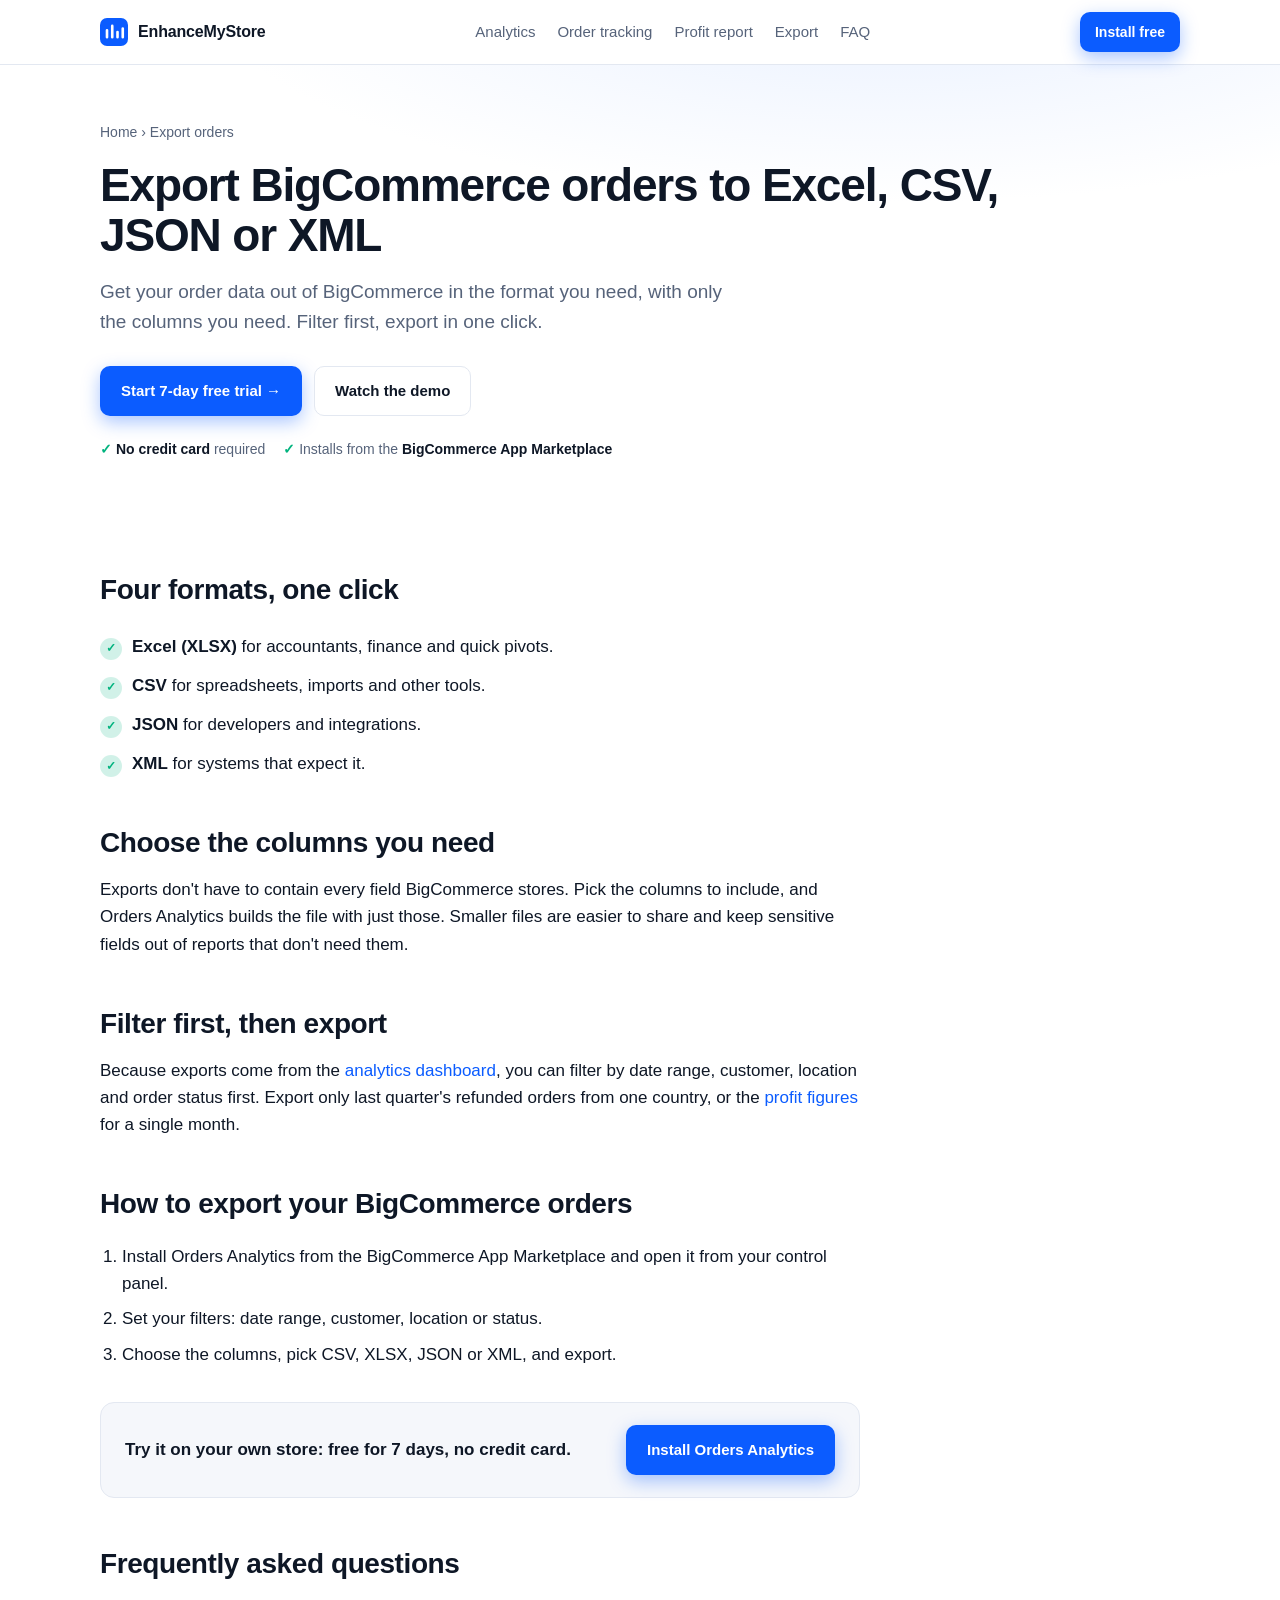
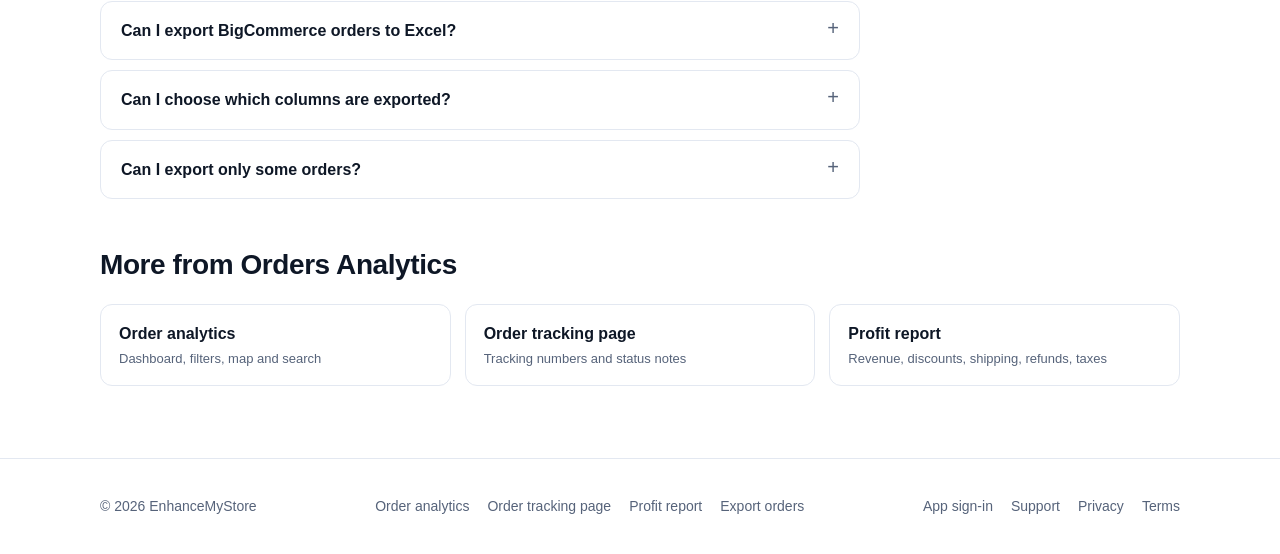
<file: export-bigcommerce-orders/index.html>
<!doctype html>
<html lang="en">
<head>
<meta charset="utf-8">
<meta name="viewport" content="width=device-width, initial-scale=1">
<title>Export BigCommerce Orders to Excel, CSV, JSON &amp; XML</title>
<meta name="description" content="Export BigCommerce orders to Excel (XLSX), CSV, JSON or XML in one click, with only the columns you choose and your filters applied first.">
<link rel="canonical" href="https://www.enhancemystore.com/export-bigcommerce-orders/">
<meta name="robots" content="index,follow,max-image-preview:large">
<meta name="theme-color" content="#0b5cff">
<meta property="og:type" content="article">
<meta property="og:site_name" content="EnhanceMyStore">
<meta property="og:url" content="https://www.enhancemystore.com/export-bigcommerce-orders/">
<meta property="og:title" content="Export BigCommerce Orders to Excel, CSV, JSON &amp; XML">
<meta property="og:description" content="Export BigCommerce orders to Excel (XLSX), CSV, JSON or XML in one click, with only the columns you choose and your filters applied first.">
<meta property="og:image" content="https://www.enhancemystore.com/og.png">
<meta property="og:image:width" content="1200">
<meta property="og:image:height" content="630">
<meta name="twitter:card" content="summary_large_image">
<meta name="twitter:image" content="https://www.enhancemystore.com/og.png">
<link rel="icon" href="/favicon.svg" type="image/svg+xml">
<link rel="stylesheet" href="/assets/site.css">
<script type="application/ld+json">
{
 "@context": "https://schema.org",
 "@graph": [
  {
   "@type": "BreadcrumbList",
   "itemListElement": [
    {
     "@type": "ListItem",
     "position": 1,
     "name": "Home",
     "item": "https://www.enhancemystore.com/"
    },
    {
     "@type": "ListItem",
     "position": 2,
     "name": "Export orders",
     "item": "https://www.enhancemystore.com/export-bigcommerce-orders/"
    }
   ]
  },
  {
   "@type": "WebPage",
   "url": "https://www.enhancemystore.com/export-bigcommerce-orders/",
   "name": "Export BigCommerce Orders to Excel, CSV, JSON & XML",
   "description": "Export BigCommerce orders to Excel (XLSX), CSV, JSON or XML in one click, with only the columns you choose and your filters applied first.",
   "isPartOf": {
    "@id": "https://www.enhancemystore.com/#website"
   },
   "about": {
    "@type": "SoftwareApplication",
    "name": "Orders Analytics",
    "applicationCategory": "BusinessApplication",
    "operatingSystem": "Web (BigCommerce app)",
    "installUrl": "https://www.bigcommerce.com/apps/orders-analytics/",
    "offers": {
     "@type": "Offer",
     "description": "7-day free trial, no credit card required"
    }
   }
  },
  {
   "@type": "FAQPage",
   "mainEntity": [
    {
     "@type": "Question",
     "name": "Can I export BigCommerce orders to Excel?",
     "acceptedAnswer": {
      "@type": "Answer",
      "text": "Yes. Orders Analytics exports to XLSX (Excel), as well as CSV, JSON and XML."
     }
    },
    {
     "@type": "Question",
     "name": "Can I choose which columns are exported?",
     "acceptedAnswer": {
      "@type": "Answer",
      "text": "Yes. You pick the columns, and the export contains only those."
     }
    },
    {
     "@type": "Question",
     "name": "Can I export only some orders?",
     "acceptedAnswer": {
      "@type": "Answer",
      "text": "Yes. Apply filters such as date range, customer, location or order status before exporting."
     }
    }
   ]
  }
 ]
}
</script>
</head>
<body>

<header>
  <div class="wrap nav">
    <a class="logo" href="/" aria-label="EnhanceMyStore home">
      <svg viewBox="0 0 32 32" aria-hidden="true"><rect width="32" height="32" rx="8" fill="#0b5cff"/><path d="M8 22V14M14 22V9M20 22v-6M26 22V12" stroke="#fff" stroke-width="3" stroke-linecap="round"/></svg>
      EnhanceMyStore
    </a>
    <nav aria-label="Main">
      <a href="/bigcommerce-order-analytics/">Analytics</a>
      <a href="/bigcommerce-order-tracking/">Order tracking</a>
      <a href="/bigcommerce-profit-report/">Profit report</a>
      <a href="/export-bigcommerce-orders/">Export</a>
      <a href="/#faq">FAQ</a>
    </nav>
    <a class="btn btn-primary btn-sm" href="https://www.bigcommerce.com/apps/orders-analytics/" rel="noopener">Install free</a>
  </div>
</header>

<main>
  <section class="page-hero">
    <div class="wrap">
      <p class="crumbs"><a href="/">Home</a> › Export orders</p>
      <h1>Export BigCommerce orders to Excel, CSV, JSON or XML</h1>
      <p class="lead">Get your order data out of BigCommerce in the format you need, with only the columns you need. Filter first, export in one click.</p>
      <div class="cta">
        <a class="btn btn-primary" href="https://www.bigcommerce.com/apps/orders-analytics/" rel="noopener">Start 7-day free trial →</a>
        <a class="btn btn-ghost" href="https://youtu.be/Df5bW0hY-HM" rel="noopener">Watch the demo</a>
      </div>
      <div class="trust">
        <span><span class="check">✓</span> <b>No credit card</b> required</span>
        <span><span class="check">✓</span> Installs from the <b>BigCommerce App Marketplace</b></span>
      </div>
    </div>
  </section>

  <section style="padding-top:24px">
    <div class="wrap article">

      <h2>Four formats, one click</h2>
      <ul class="list">
        <li><b>Excel (XLSX)</b> for accountants, finance and quick pivots.</li>
        <li><b>CSV</b> for spreadsheets, imports and other tools.</li>
        <li><b>JSON</b> for developers and integrations.</li>
        <li><b>XML</b> for systems that expect it.</li>
      </ul>

      <h2>Choose the columns you need</h2>
      <p>Exports don't have to contain every field BigCommerce stores. Pick the columns to include, and Orders
      Analytics builds the file with just those. Smaller files are easier to share and keep sensitive fields out of
      reports that don't need them.</p>

      <h2>Filter first, then export</h2>
      <p>Because exports come from the <a href="/bigcommerce-order-analytics/">analytics dashboard</a>, you can filter
      by date range, customer, location and order status first. Export only last quarter's refunded orders from one
      country, or the <a href="/bigcommerce-profit-report/">profit figures</a> for a single month.</p>

      <h2>How to export your BigCommerce orders</h2>
      <ol>
        <li>Install Orders Analytics from the BigCommerce App Marketplace and open it from your control panel.</li>
        <li>Set your filters: date range, customer, location or status.</li>
        <li>Choose the columns, pick CSV, XLSX, JSON or XML, and export.</li>
      </ol>

      <div class="cta-inline">
        <p>Try it on your own store: free for 7 days, no credit card.</p>
        <a class="btn btn-primary" href="https://www.bigcommerce.com/apps/orders-analytics/" rel="noopener">Install Orders Analytics</a>
      </div>

      <h2>Frequently asked questions</h2>
      <div class="faq" style="margin:14px 0 0"><details><summary>Can I export BigCommerce orders to Excel?</summary><p>Yes. Orders Analytics exports to XLSX (Excel), as well as CSV, JSON and XML.</p></details><details><summary>Can I choose which columns are exported?</summary><p>Yes. You pick the columns, and the export contains only those.</p></details><details><summary>Can I export only some orders?</summary><p>Yes. Apply filters such as date range, customer, location or order status before exporting.</p></details></div>

      <h2>More from Orders Analytics</h2>
      <div class="related"><a href="/bigcommerce-order-analytics/"><strong>Order analytics</strong><small>Dashboard, filters, map and search</small></a><a href="/bigcommerce-order-tracking/"><strong>Order tracking page</strong><small>Tracking numbers and status notes</small></a><a href="/bigcommerce-profit-report/"><strong>Profit report</strong><small>Revenue, discounts, shipping, refunds, taxes</small></a></div>
    </div>
  </section>
</main>

<footer>
  <div class="wrap foot">
    <span>© <span id="y">2026</span> EnhanceMyStore</span>
    <nav aria-label="Product">
      <a href="/bigcommerce-order-analytics/">Order analytics</a><a href="/bigcommerce-order-tracking/">Order tracking page</a><a href="/bigcommerce-profit-report/">Profit report</a><a href="/export-bigcommerce-orders/">Export orders</a>
    </nav>
    <nav aria-label="Footer">
      <a href="https://orders-analytics.enhancemystore.com/">App sign-in</a>
      <a href="https://orders-analytics.enhancemystore.com/support">Support</a>
      <a href="https://orders-analytics.enhancemystore.com/privacy">Privacy</a>
      <a href="https://orders-analytics.enhancemystore.com/terms">Terms</a>
    </nav>
  </div>
</footer>
<script>document.getElementById('y').textContent=new Date().getFullYear()</script>
</body>
</html>
</file>
<file: assets/site.css>
:root{
  --bg:#ffffff; --bg-soft:#f5f7fb; --card:#ffffff; --text:#0e1726; --muted:#56637a; --line:#e3e8f1;
  --brand:#0b5cff; --brand-ink:#ffffff; --brand-soft:#e8f0ff; --accent:#00b37e; --warn:#f5a623;
  --shadow:0 1px 2px rgba(14,23,38,.06),0 8px 24px rgba(14,23,38,.08); --radius:14px;
}
@media (prefers-color-scheme: dark){
  :root{
    --bg:#0b1020; --bg-soft:#111830; --card:#141c36; --text:#e8edf7; --muted:#9aa6bf; --line:#232d4d;
    --brand:#4d8bff; --brand-ink:#0b1020; --brand-soft:#16244a; --accent:#2fd39b; --warn:#ffbe4d;
    --shadow:0 1px 2px rgba(0,0,0,.3),0 8px 24px rgba(0,0,0,.35);
  }
}
*{box-sizing:border-box}
html{scroll-behavior:smooth}
body{margin:0;background:var(--bg);color:var(--text);font:16px/1.6 -apple-system,BlinkMacSystemFont,"Segoe UI",Roboto,Inter,Helvetica,Arial,sans-serif;-webkit-font-smoothing:antialiased}
a{color:var(--brand);text-decoration:none}
a:hover{text-decoration:underline}
.wrap{max-width:1120px;margin:0 auto;padding:0 20px}
header{position:sticky;top:0;z-index:10;background:color-mix(in srgb,var(--bg) 88%,transparent);backdrop-filter:blur(10px);border-bottom:1px solid var(--line)}
.nav{display:flex;align-items:center;justify-content:space-between;height:64px;gap:16px}
.logo{display:flex;align-items:center;gap:10px;font-weight:700;color:var(--text);letter-spacing:-.01em}
.logo:hover{text-decoration:none}
.logo svg{width:28px;height:28px}
.nav nav{display:flex;gap:22px;font-size:15px}
.nav nav a{color:var(--muted)}
.btn{display:inline-flex;align-items:center;gap:8px;padding:12px 20px;border-radius:10px;font-weight:600;font-size:15px;border:1px solid transparent;transition:transform .15s,box-shadow .15s,background .15s}
.btn:hover{text-decoration:none;transform:translateY(-1px)}
.btn-primary{background:var(--brand);color:var(--brand-ink);box-shadow:0 6px 18px color-mix(in srgb,var(--brand) 35%,transparent)}
.btn-ghost{border-color:var(--line);color:var(--text);background:var(--card)}
.btn-sm{padding:8px 14px;font-size:14px}
.hero{padding:72px 0 56px;background:radial-gradient(1200px 400px at 70% -10%,var(--brand-soft),transparent 70%)}
.hero-grid{display:grid;grid-template-columns:1.05fr 1fr;gap:48px;align-items:center}
.eyebrow{display:inline-flex;align-items:center;gap:8px;font-size:13px;font-weight:600;color:var(--brand);background:var(--brand-soft);padding:6px 12px;border-radius:999px}
h1{font-size:clamp(34px,5vw,54px);line-height:1.08;letter-spacing:-.025em;margin:18px 0 16px}
h1 span{color:var(--brand)}
.lead{font-size:19px;color:var(--muted);max-width:34em;margin:0 0 28px}
.cta{display:flex;gap:12px;flex-wrap:wrap}
.trust{display:flex;gap:18px;flex-wrap:wrap;margin-top:22px;color:var(--muted);font-size:14px}
.trust b{color:var(--text)}
.check{color:var(--accent);font-weight:700}
/* dashboard illustration */
.mock{background:var(--card);border:1px solid var(--line);border-radius:18px;box-shadow:var(--shadow);padding:18px;transform:perspective(1200px) rotateY(-4deg) rotateX(2deg)}
.mock-top{display:flex;gap:6px;margin-bottom:14px}
.mock-top i{width:10px;height:10px;border-radius:50%;background:var(--line)}
.kpis{display:grid;grid-template-columns:repeat(3,1fr);gap:10px;margin-bottom:12px}
.kpi{background:var(--bg-soft);border-radius:10px;padding:10px 12px}
.kpi small{display:block;color:var(--muted);font-size:11px;text-transform:uppercase;letter-spacing:.05em}
.kpi strong{font-size:18px}
.kpi em{font-style:normal;font-size:12px;color:var(--accent);margin-left:4px}
.chart{background:var(--bg-soft);border-radius:10px;padding:12px}
.chart svg{display:block;width:100%;height:auto}
.rows{margin-top:12px;display:grid;gap:6px}
.row{display:grid;grid-template-columns:1.2fr .8fr .6fr;gap:8px;font-size:12px;background:var(--bg-soft);border-radius:8px;padding:8px 10px;color:var(--muted)}
.row b{color:var(--text);font-weight:600}
.tag{justify-self:end;padding:1px 8px;border-radius:999px;font-size:11px;font-weight:600}
.tag.ok{background:color-mix(in srgb,var(--accent) 18%,transparent);color:var(--accent)}
.tag.wait{background:color-mix(in srgb,var(--warn) 20%,transparent);color:var(--warn)}
section{padding:72px 0}
.soft{background:var(--bg-soft)}
.h2{font-size:clamp(28px,3.4vw,38px);letter-spacing:-.02em;line-height:1.15;margin:0 0 12px;text-align:center}
.sub{color:var(--muted);text-align:center;max-width:40em;margin:0 auto 44px;font-size:17px}
.grid{display:grid;grid-template-columns:repeat(3,1fr);gap:18px}
.card{background:var(--card);border:1px solid var(--line);border-radius:var(--radius);padding:24px;box-shadow:var(--shadow)}
.card h3{margin:14px 0 6px;font-size:18px;letter-spacing:-.01em}
.card p{margin:0;color:var(--muted);font-size:15px}
.ico{width:42px;height:42px;border-radius:11px;display:grid;place-items:center;background:var(--brand-soft);color:var(--brand)}
.ico svg{width:22px;height:22px}
.split{display:grid;grid-template-columns:1fr 1fr;gap:48px;align-items:center}
.list{list-style:none;padding:0;margin:20px 0 0;display:grid;gap:12px}
.list li{display:flex;gap:10px;align-items:flex-start}
.list li::before{content:"✓";flex:none;width:22px;height:22px;border-radius:50%;display:grid;place-items:center;font-size:12px;font-weight:700;background:color-mix(in srgb,var(--accent) 18%,transparent);color:var(--accent);margin-top:2px}
.steps{display:grid;grid-template-columns:repeat(3,1fr);gap:18px;counter-reset:s}
.step{position:relative;padding-top:56px}
.step::before{counter-increment:s;content:counter(s);position:absolute;top:0;left:24px;width:40px;height:40px;border-radius:50%;background:var(--brand);color:var(--brand-ink);display:grid;place-items:center;font-weight:700;margin-top:24px}
.video{position:relative;aspect-ratio:16/9;border-radius:var(--radius);overflow:hidden;border:1px solid var(--line);box-shadow:var(--shadow);background:#000}
.video a{position:absolute;inset:0;display:grid;place-items:center;background:linear-gradient(135deg,#0b5cff,#6a3dff);color:#fff;font-weight:600}
.video a:hover{text-decoration:none}
.play{width:74px;height:74px;border-radius:50%;background:rgba(255,255,255,.18);display:grid;place-items:center;margin:0 auto 12px;backdrop-filter:blur(4px)}
.play svg{width:28px;height:28px;margin-left:4px}
.faq{max-width:780px;margin:0 auto;display:grid;gap:10px}
details{background:var(--card);border:1px solid var(--line);border-radius:12px;padding:16px 20px}
summary{cursor:pointer;font-weight:600;list-style:none;display:flex;justify-content:space-between;gap:12px}
summary::-webkit-details-marker{display:none}
summary::after{content:"+";color:var(--muted);font-weight:400;font-size:20px;line-height:1}
details[open] summary::after{content:"–"}
details p{color:var(--muted);margin:10px 0 0}
.final{text-align:center;background:linear-gradient(135deg,var(--brand),#6a3dff);color:#fff;border-radius:22px;padding:56px 24px}
.final h2{margin:0 0 10px;font-size:clamp(26px,3.2vw,36px);letter-spacing:-.02em}
.final p{margin:0 0 26px;opacity:.9}
.final .btn-primary{background:#fff;color:#0b1020;box-shadow:none}
.final .btn-ghost{background:transparent;border-color:rgba(255,255,255,.5);color:#fff}
footer{padding:36px 0;border-top:1px solid var(--line);color:var(--muted);font-size:14px}
.foot{display:flex;justify-content:space-between;gap:16px;flex-wrap:wrap}
.foot nav{display:flex;gap:18px;flex-wrap:wrap}
.foot a{color:var(--muted)}
@media (max-width:900px){
  .hero-grid,.split{grid-template-columns:1fr}
  .grid,.steps{grid-template-columns:1fr 1fr}
  .mock{transform:none}
  .nav nav{display:none}
}
@media (max-width:600px){
  .grid,.steps{grid-template-columns:1fr}
  .hero{padding-top:48px}
  section{padding:56px 0}
  .kpis{grid-template-columns:1fr 1fr}
  .kpi:last-child{display:none}
}
@media (prefers-reduced-motion:reduce){*{transition:none!important;scroll-behavior:auto!important}}
/* inner pages */
.crumbs{font-size:14px;color:var(--muted);margin:28px 0 0}
.crumbs a{color:var(--muted)}
.page-hero{padding:28px 0 40px;background:radial-gradient(1000px 320px at 70% -20%,var(--brand-soft),transparent 70%)}
.page-hero h1{font-size:clamp(30px,4.4vw,46px);max-width:20em}
.article > h2,.article > h3,.article > p,.article > ul,.article > ol,.article > .faq,.article > .cta-inline{max-width:760px}
.article .list li{display:block;position:relative;padding-left:32px}
.article .list li::before{position:absolute;left:0;top:3px}
.article h2{font-size:clamp(22px,2.6vw,28px);letter-spacing:-.015em;margin:44px 0 10px}
.article h3{font-size:18px;margin:26px 0 6px}
.article p,.article li{color:var(--text);font-size:17px}
.article p{margin:0 0 14px}
.article .muted{color:var(--muted)}
.article ol{padding-left:22px;display:grid;gap:8px}
.cta-inline{margin:34px 0;padding:22px 24px;border:1px solid var(--line);border-radius:var(--radius);background:var(--bg-soft);display:flex;gap:16px;align-items:center;justify-content:space-between;flex-wrap:wrap}
.cta-inline p{margin:0;font-weight:600}
.related{display:grid;grid-template-columns:repeat(3,1fr);gap:14px;margin-top:16px}
.related a{display:block;padding:16px 18px;border:1px solid var(--line);border-radius:12px;background:var(--card);color:var(--text)}
.related a:hover{text-decoration:none;border-color:var(--brand)}
.related small{display:block;color:var(--muted);font-size:13px;margin-top:2px}
.topics{display:grid;grid-template-columns:repeat(4,1fr);gap:16px}
.topics a{display:block;padding:20px;border:1px solid var(--line);border-radius:var(--radius);background:var(--card);color:var(--text);box-shadow:var(--shadow)}
.topics a:hover{text-decoration:none;border-color:var(--brand)}
.topics strong{display:block;font-size:17px;margin-bottom:4px}
.topics span{color:var(--muted);font-size:14px}
.foot nav{row-gap:6px}
@media (max-width:900px){.related{grid-template-columns:1fr 1fr}.topics{grid-template-columns:1fr 1fr}}
@media (max-width:600px){.related,.topics{grid-template-columns:1fr}}
</file>
